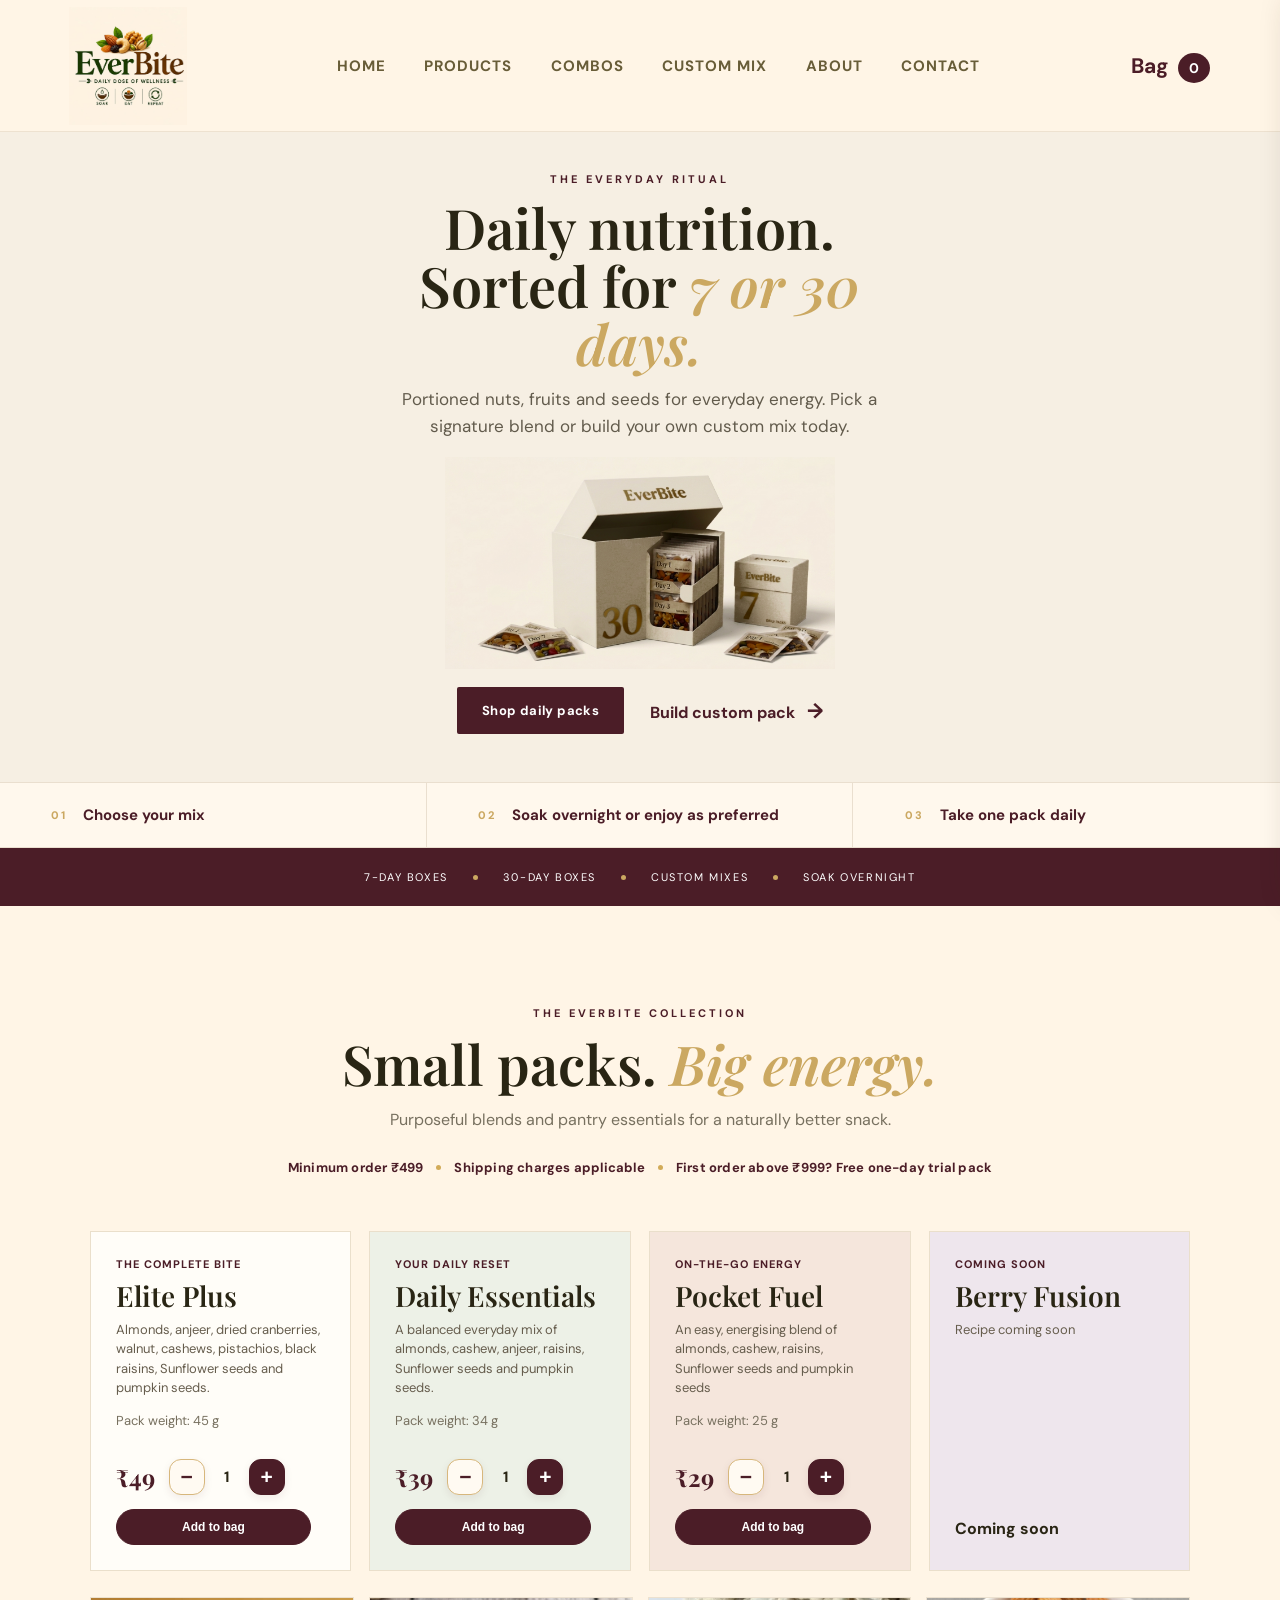
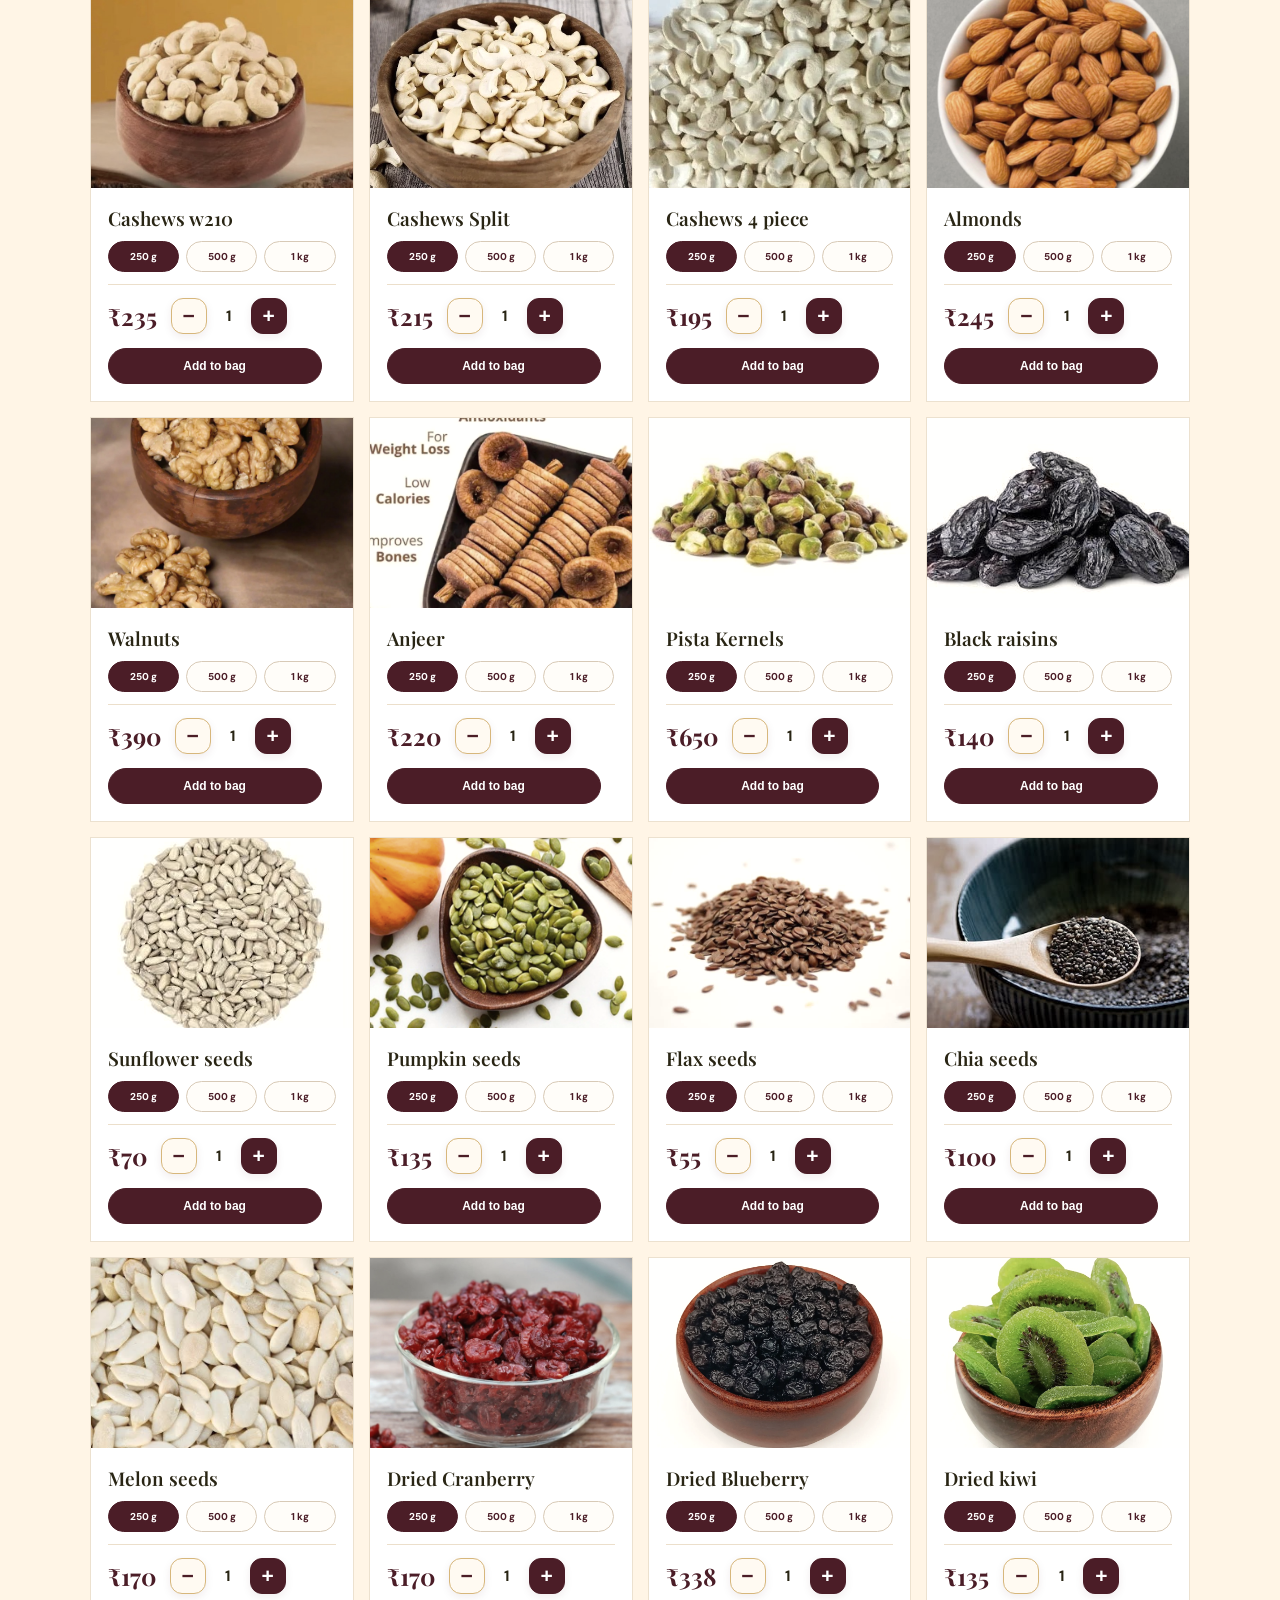
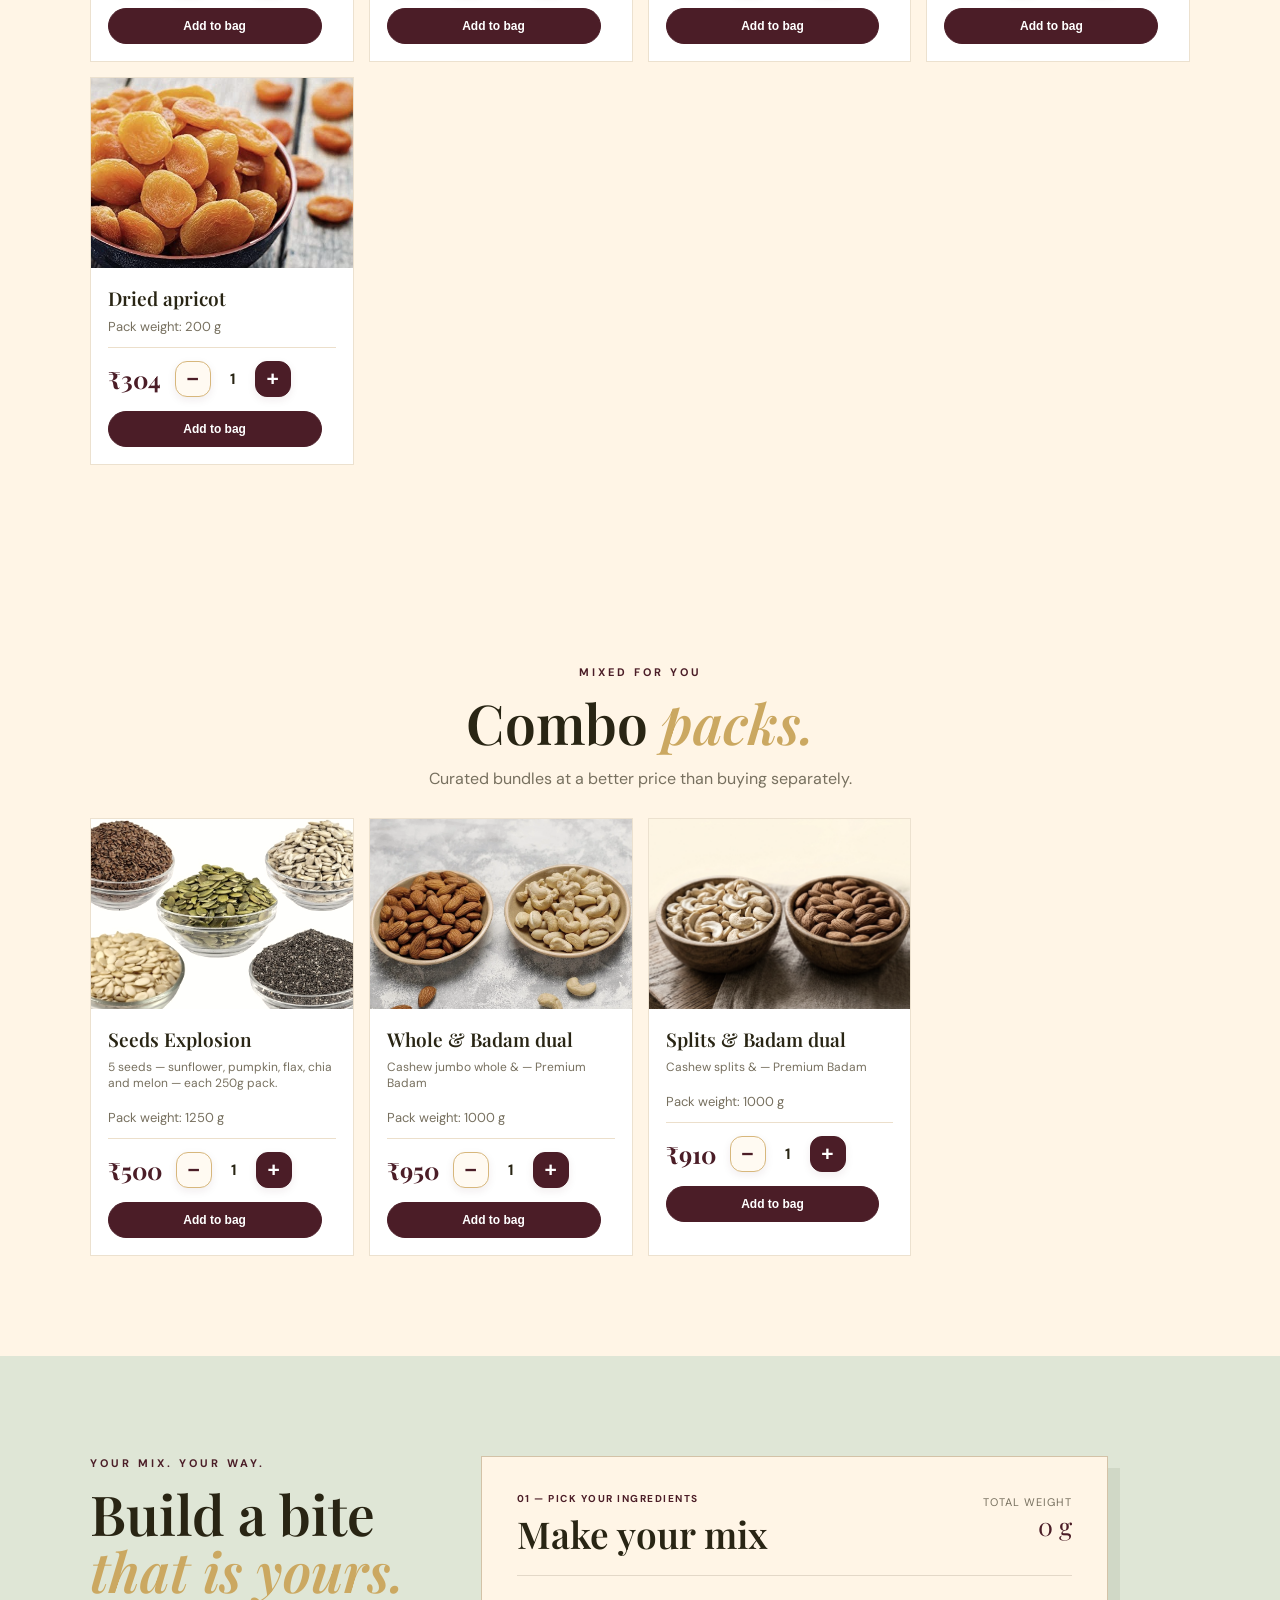
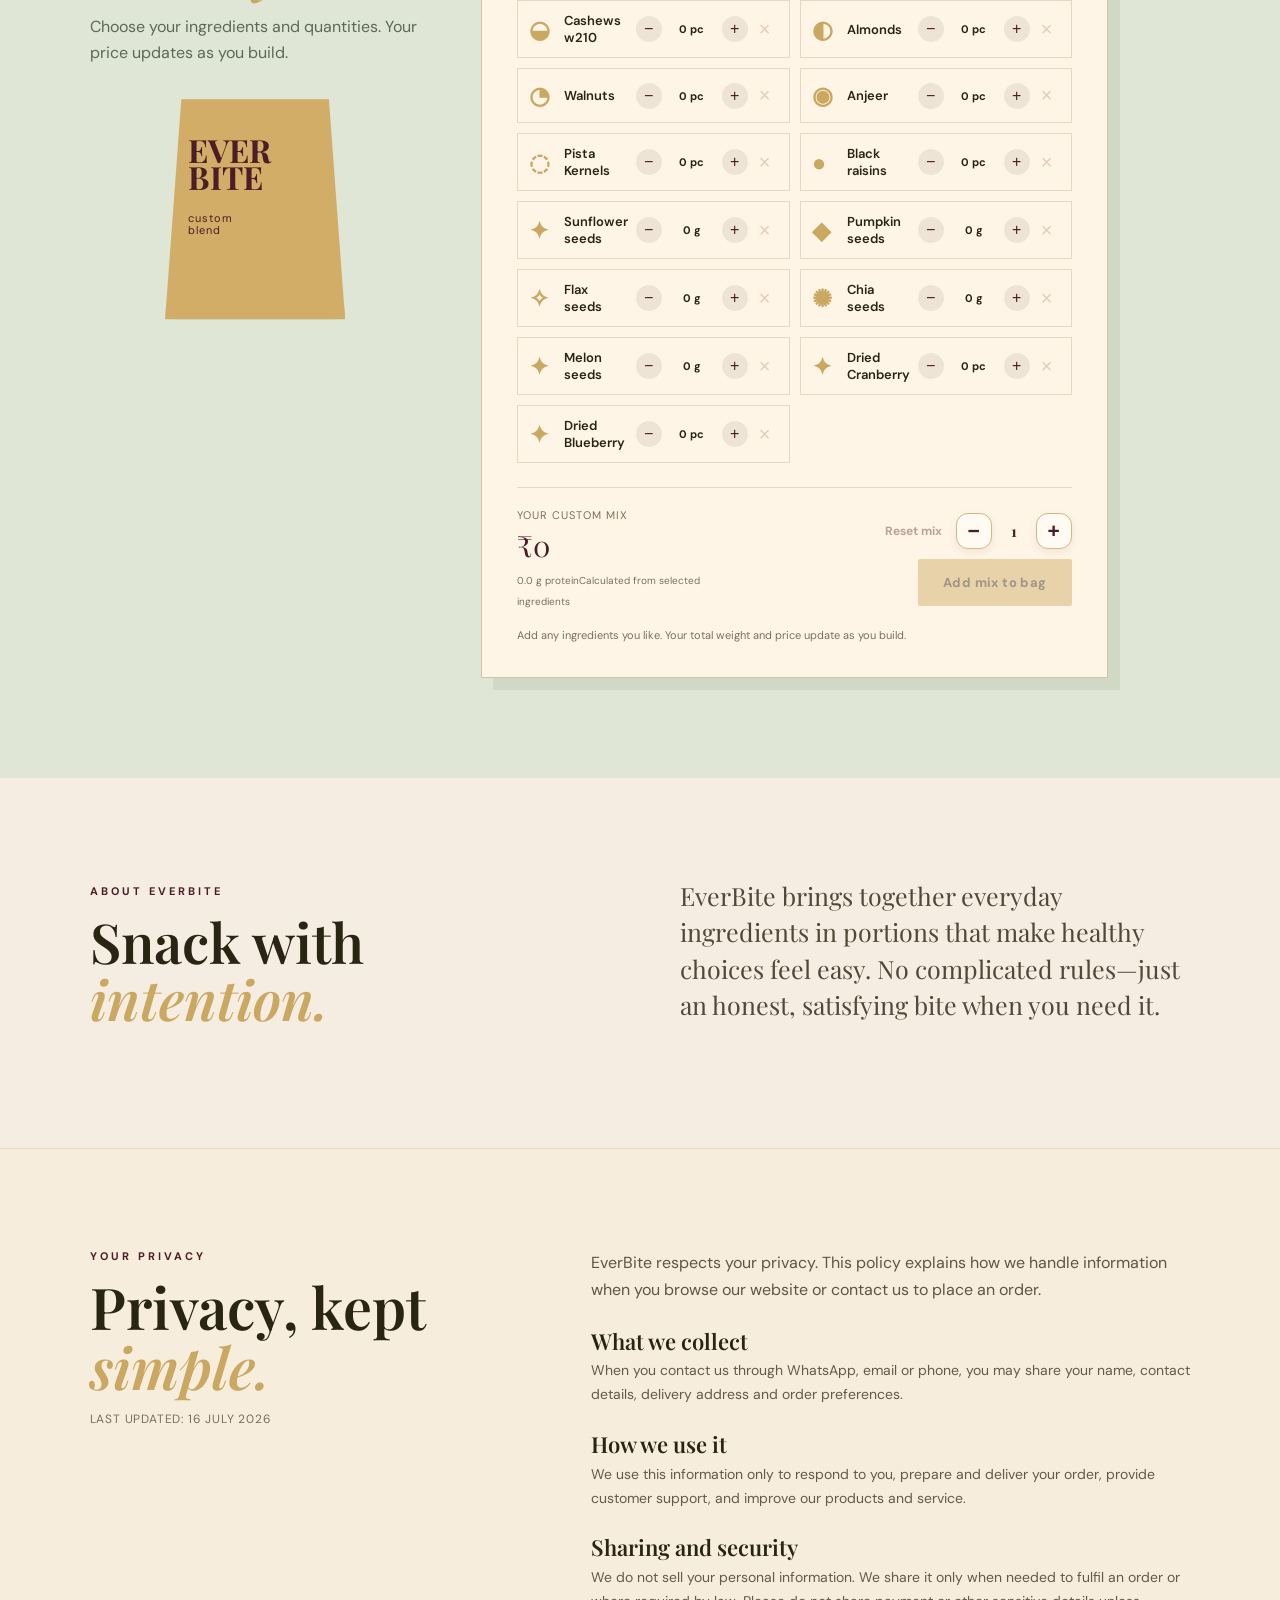
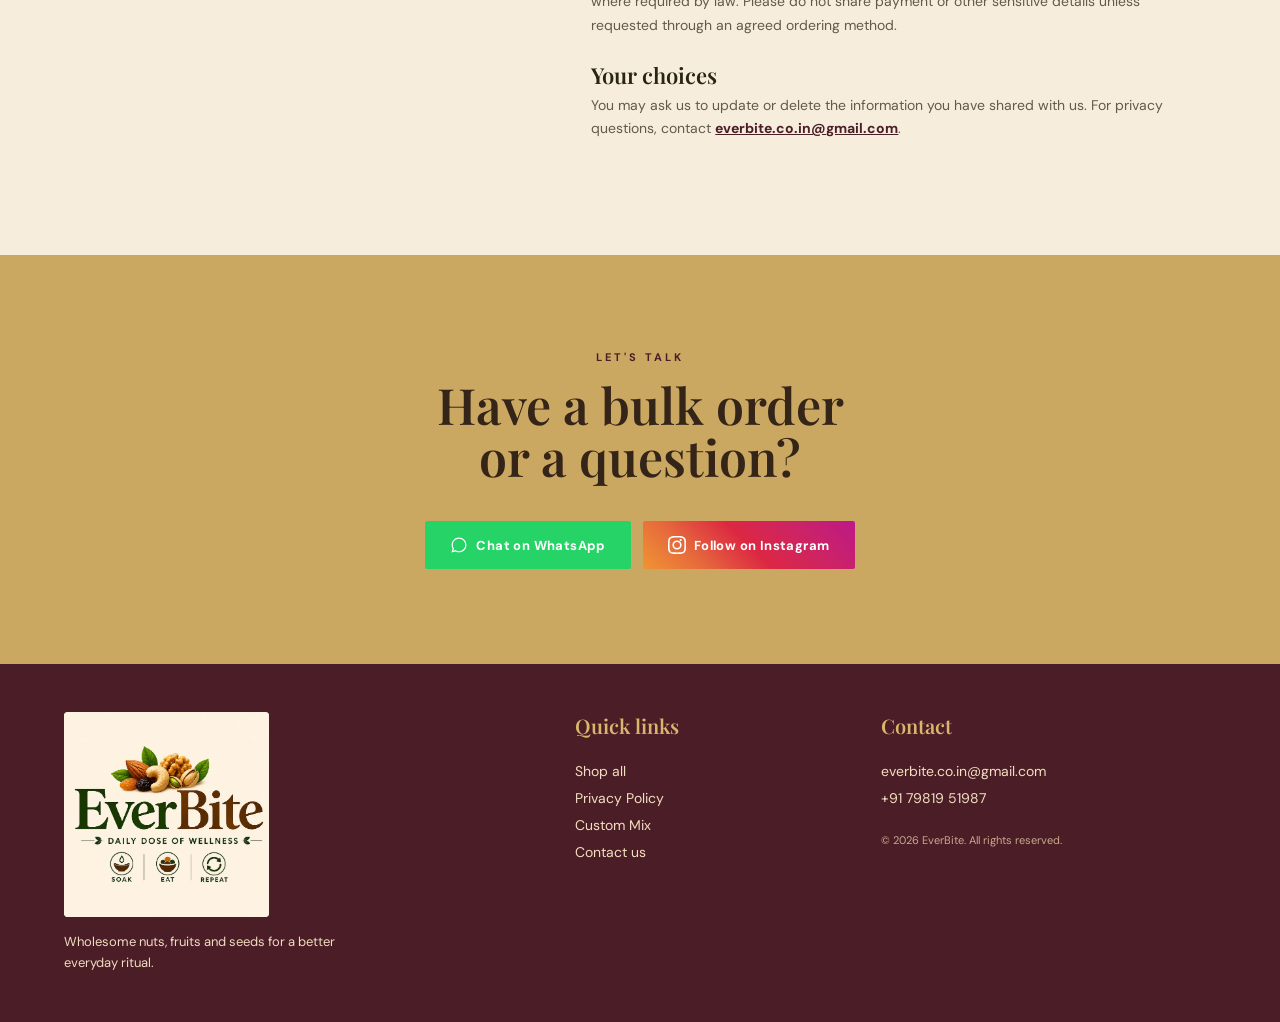
<file: index.html>
<!doctype html>
<html lang="en">

<head>
  <meta charset="UTF-8" />
  <meta name="viewport" content="width=device-width, initial-scale=1.0" />
  <meta name="description" content="EverBite — thoughtfully crafted everyday nutrition." />
  <title>EverBite | Power in every bite</title>
  <link rel="icon" type="image/png" href="assets/images/favicon.png">
  <link rel="preconnect" href="https://fonts.googleapis.com" />
  <link rel="preconnect" href="https://fonts.gstatic.com" crossorigin />
  <link
    href="https://fonts.googleapis.com/css2?family=DM+Sans:wght@400;500;600;700&family=Playfair+Display:wght@500;600;700&display=swap"
    rel="stylesheet" />
  <link rel="stylesheet" href="styles.css" />
</head>

<body>
  <header class="site-header">
    <a class="brand brand-logo" href="#home" aria-label="EverBite home"><img src="assets/images/everbite-logo.jpeg"
        alt="EverBite — Daily Dose of Wellness" /></a>
    <button class="menu-toggle" aria-label="Open navigation" aria-expanded="false">☰</button>
    <nav class="main-nav" aria-label="Main navigation">
      <a href="#home">Home</a><a href="#products">Products</a><a href="#combos">Combos</a><a href="#custom-mix">Custom Mix</a><a
        href="#about">About</a><a href="#contact">Contact</a>
    </nav>
    <button class="cart-button" aria-label="Open cart">Bag <span class="cart-count">0</span></button>
  </header>

  <main>
    <section id="home" class="hero hero-centred">
      <div class="hero-fall hero-fall-left" aria-hidden="true">
        <i class="nut almond a1"></i><i class="nut almond a2"></i><i class="nut cashew c1"></i><i
          class="nut cashew c2"></i><i class="nut walnut w1"></i><i class="nut pista p1"></i><i class="seed s1"></i><i
          class="seed s2"></i>
      </div>
      <div class="hero-copy">
        <p class="eyebrow">THE EVERYDAY RITUAL</p>
        <h1>Daily nutrition. Sorted for <em>7 or 30 days.</em></h1>
        <p class="lead">Portioned nuts, fruits and seeds for everyday energy. Pick a signature blend or build your own
          custom mix today.</p>
        <div class="daily-pack-mockup">
          <img src="assets/images/daily-pack.png" alt="EverBite Daily Pack" class="daily-pack-image">
        </div>
        <div class="hero-actions"><a class="button button-dark" href="#products">Shop daily packs</a><a
            class="text-link" href="#custom-mix">Build custom pack <span>→</span></a></div>
      </div>
      <div class="hero-fall hero-fall-right" aria-label="A slow cascade of dry fruits and seeds">
        <i class="nut almond a1"></i><i class="nut almond a2"></i><i class="nut almond a3"></i><i
          class="nut almond a4"></i>
        <i class="nut cashew c1"></i><i class="nut cashew c2"></i><i class="nut cashew c3"></i>
        <i class="nut walnut w1"></i><i class="nut walnut w2"></i><i class="nut walnut w3"></i>
        <i class="nut pista p1"></i><i class="nut pista p2"></i><i class="nut pista p3"></i>
        <i class="seed s1"></i><i class="seed s2"></i><i class="seed s3"></i><i class="seed s4"></i><i
          class="seed s5"></i>
      </div>
    </section>

    <section class="home-steps" aria-label="How EverBite works">
      <article><span>01</span><strong>Choose your mix</strong></article>
      <article><span>02</span><strong>Soak overnight or enjoy as preferred</strong></article>
      <article><span>03</span><strong>Take one pack daily</strong></article>
    </section>

    <section class="intro-strip"><span>7-day boxes</span><i></i><span>30-day boxes</span><i></i><span>Custom
        mixes</span><i></i><span>Soak overnight</span></section>

    <section id="products" class="section products-section">
      <div class="section-heading">
        <p class="eyebrow">THE EVERBITE COLLECTION</p>
        <h2>Small packs. <em>Big energy.</em></h2>
        <p>Purposeful blends and pantry essentials for a naturally better snack.</p>
      </div>
      <div class="order-benefits" aria-label="Order information"><span>Minimum order ₹499</span><i></i><span>Shipping
          charges applicable</span><i></i><span>First order above ₹999? Free one-day trial pack</span></div>
      <div id="featured-products" class="featured-grid" aria-live="polite"></div>
      <div class="catalogue-heading">
        <h3>Pantry essentials</h3>
        <p>Shop your favourites, simply and honestly.</p>
      </div>
      <div id="single-products" class="product-grid"></div>
    </section>

    <section id="combos" class="section products-section">
      <div class="section-heading">
        <p class="eyebrow">MIXED FOR YOU</p>
        <h2>Combo <em>packs.</em></h2>
        <p>Curated bundles at a better price than buying separately.</p>
      </div>
      <div id="combo-products" class="product-grid"></div>
    </section>

    <section id="custom-mix" class="custom-section">
      <div class="custom-intro">
        <p class="eyebrow">YOUR MIX. YOUR WAY.</p>
        <h2>Build a bite<br /><em>that is yours.</em></h2>
        <p>Choose your ingredients and quantities. Your price updates as you build.</p>
        <div class="mix-bag">EVER<br />BITE <span>custom<br />blend</span></div>
      </div>
      <div class="mixer-card">
        <div class="mixer-top">
          <div>
            <p class="step">01 — PICK YOUR INGREDIENTS</p>
            <h3>Make your mix</h3>
          </div>
          <p class="mix-total"><span>Total weight</span><strong id="mix-weight">0 g</strong></p>
        </div>
        <div id="mixer-ingredients" class="ingredient-list"></div>
        <div class="mixer-footer">
          <div><span>Your custom mix</span><strong id="mix-price">₹0</strong><small id="mix-protein">0.0 g
              protein</small><small>Calculated from selected ingredients</small></div>
          <div class="mixer-actions"><button id="reset-custom-mix" class="reset-mix" type="button" disabled>Reset
              mix</button><button id="add-custom-mix" class="button button-gold" disabled>Add mix to bag</button></div>
        </div>
        <p class="minimum-note">Minimum custom mix: 250 g. Nuts are added by piece; seeds in 5 g portions. Use × to
          remove an ingredient.</p>
      </div>
    </section>

    <section id="about" class="about-section">
      <div>
        <p class="eyebrow">ABOUT EVERBITE</p>
        <h2>Snack with<br /><em>intention.</em></h2>
      </div>
      <p>EverBite brings together everyday ingredients in portions that make healthy choices feel easy. No complicated
        rules—just an honest, satisfying bite when you need it.</p>
    </section>
    <section id="privacy" class="privacy-section" aria-labelledby="privacy-title">
      <div class="privacy-intro">
        <p class="eyebrow">YOUR PRIVACY</p>
        <h2 id="privacy-title">Privacy, kept<br /><em>simple.</em></h2>
        <p>Last updated: 16 July 2026</p>
      </div>
      <div class="privacy-content">
        <p>EverBite respects your privacy. This policy explains how we handle information when you browse our website or
          contact us to place an order.</p>
        <h3>What we collect</h3>
        <p>When you contact us through WhatsApp, email or phone, you may share your name, contact details, delivery
          address and order preferences.</p>
        <h3>How we use it</h3>
        <p>We use this information only to respond to you, prepare and deliver your order, provide customer support, and
          improve our products and service.</p>
        <h3>Sharing and security</h3>
        <p>We do not sell your personal information. We share it only when needed to fulfil an order or where required
          by law. Please do not share payment or other sensitive details unless requested through an agreed ordering
          method.</p>
        <h3>Your choices</h3>
        <p>You may ask us to update or delete the information you have shared with us. For privacy questions, contact <a
            href="mailto:everbite.co.in@gmail.com">everbite.co.in@gmail.com</a>.</p>
      </div>
    </section>
    <section id="contact" class="contact-section">
      <p class="eyebrow">LET'S TALK</p>
      <h2>Have a bulk order<br />or a question?</h2>
      <div class="contact-actions">
        <a class="button button-whatsapp whatsapp-link" href="#">
          <svg width="18" height="18" viewBox="0 0 24 24" fill="currentColor">
            <path
              d="M12.04 2C6.58 2 2.13 6.45 2.13 11.91c0 1.75.46 3.45 1.32 4.95L2 22l5.28-1.38c1.45.79 3.08 1.21 4.76 1.21 5.46 0 9.91-4.45 9.91-9.91C21.95 6.45 17.5 2 12.04 2m0 18.15c-1.48 0-2.93-.4-4.2-1.15l-.3-.18-3.13.82.84-3.05-.2-.31a8.2 8.2 0 0 1-1.26-4.37c0-4.54 3.7-8.24 8.25-8.24 4.54 0 8.24 3.7 8.24 8.24 0 4.55-3.7 8.24-8.24 8.24" />
          </svg>
          Chat on WhatsApp
        </a>
        <a class="button button-instagram" href="https://instagram.com/everbite.co.in" target="_blank" rel="noopener">
          <svg width="18" height="18" viewBox="0 0 24 24" fill="currentColor">
            <path
              d="M12 2.16c3.2 0 3.58.01 4.85.07 3.25.15 4.77 1.69 4.92 4.92.06 1.27.07 1.65.07 4.85s-.01 3.58-.07 4.85c-.15 3.23-1.66 4.77-4.92 4.92-1.27.06-1.64.07-4.85.07s-3.58-.01-4.85-.07c-3.26-.15-4.77-1.7-4.92-4.92-.06-1.27-.07-1.65-.07-4.85s.02-3.58.07-4.85C2.38 3.91 3.9 2.38 7.15 2.23 8.42 2.17 8.8 2.16 12 2.16m0-2.16C8.74 0 8.33.01 7.05.07 2.7.27.27 2.69.07 7.05.01 8.33 0 8.74 0 12s.01 3.67.07 4.95c.2 4.36 2.62 6.78 6.98 6.98C8.33 23.99 8.74 24 12 24s3.67-.01 4.95-.07c4.35-.2 6.78-2.62 6.98-6.98.06-1.28.07-1.69.07-4.95s-.01-3.67-.07-4.95c-.2-4.35-2.62-6.78-6.98-6.98C15.67.01 15.26 0 12 0m0 5.84A6.16 6.16 0 1 0 18.16 12 6.16 6.16 0 0 0 12 5.84m0 10.16A4 4 0 1 1 16 12a4 4 0 0 1-4 4m6.4-10.6a1.44 1.44 0 1 1-1.44-1.44 1.44 1.44 0 0 1 1.44 1.44" />
          </svg>
          Follow on Instagram
        </a>
      </div>
    </section>
  </main>

  <aside class="cart-drawer" aria-label="Shopping bag" aria-hidden="true">
    <div class="cart-header">
      <h2>Your bag</h2><button class="close-cart" aria-label="Close cart">×</button>
    </div>
    <div id="cart-items" class="cart-items"></div>
    <div class="cart-footer">
      <div><span>Total</span><strong id="cart-total">₹0</strong></div><button id="whatsapp-order"
        class="button button-dark">Order on WhatsApp ↗</button><small>Your order details will open in WhatsApp for
        confirmation.</small>
    </div>
  </aside>
  <div class="backdrop"></div>
  <footer>
    <div class="footer-brand"><a class="footer-logo" href="#home"><img src="assets/images/everbite-logo.jpeg"
          alt="EverBite — Daily Dose of Wellness" /></a>
      <p>Wholesome nuts, fruits and seeds for a better everyday ritual.</p>
    </div>
    <div class="footer-links">
      <h3>Quick links</h3><a href="#products">Shop all</a><a href="#privacy">Privacy Policy</a><a
        href="#custom-mix">Custom Mix</a><a href="#contact">Contact us</a>
    </div>
    <div class="footer-contact">
      <h3>Contact</h3><a href="mailto:everbite.co.in@gmail.com">everbite.co.in@gmail.com</a><a
        href="tel:+917981951987">+91 79819 51987</a>
      <p>© <span id="year"></span> EverBite. All rights reserved.</p>
    </div>
  </footer>
  <script src="app.js"></script>
</body>

</html>
</file>
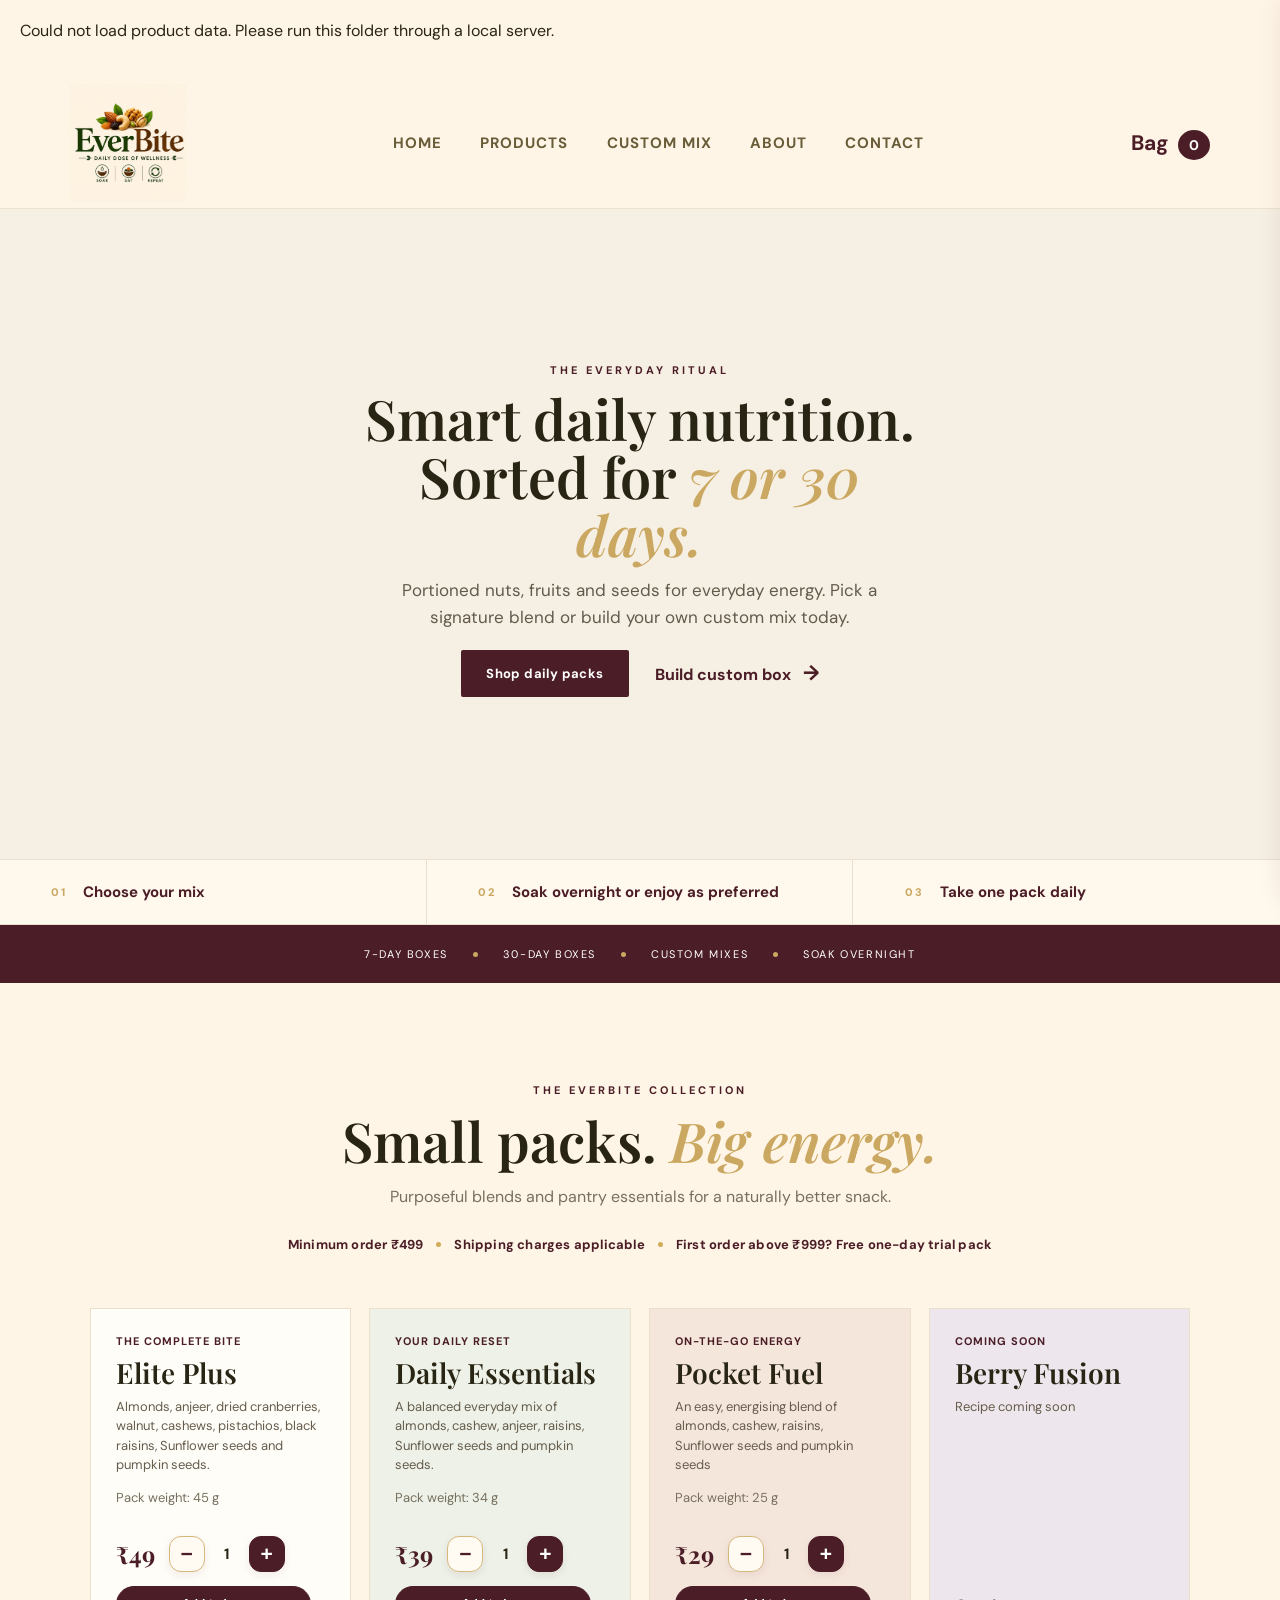
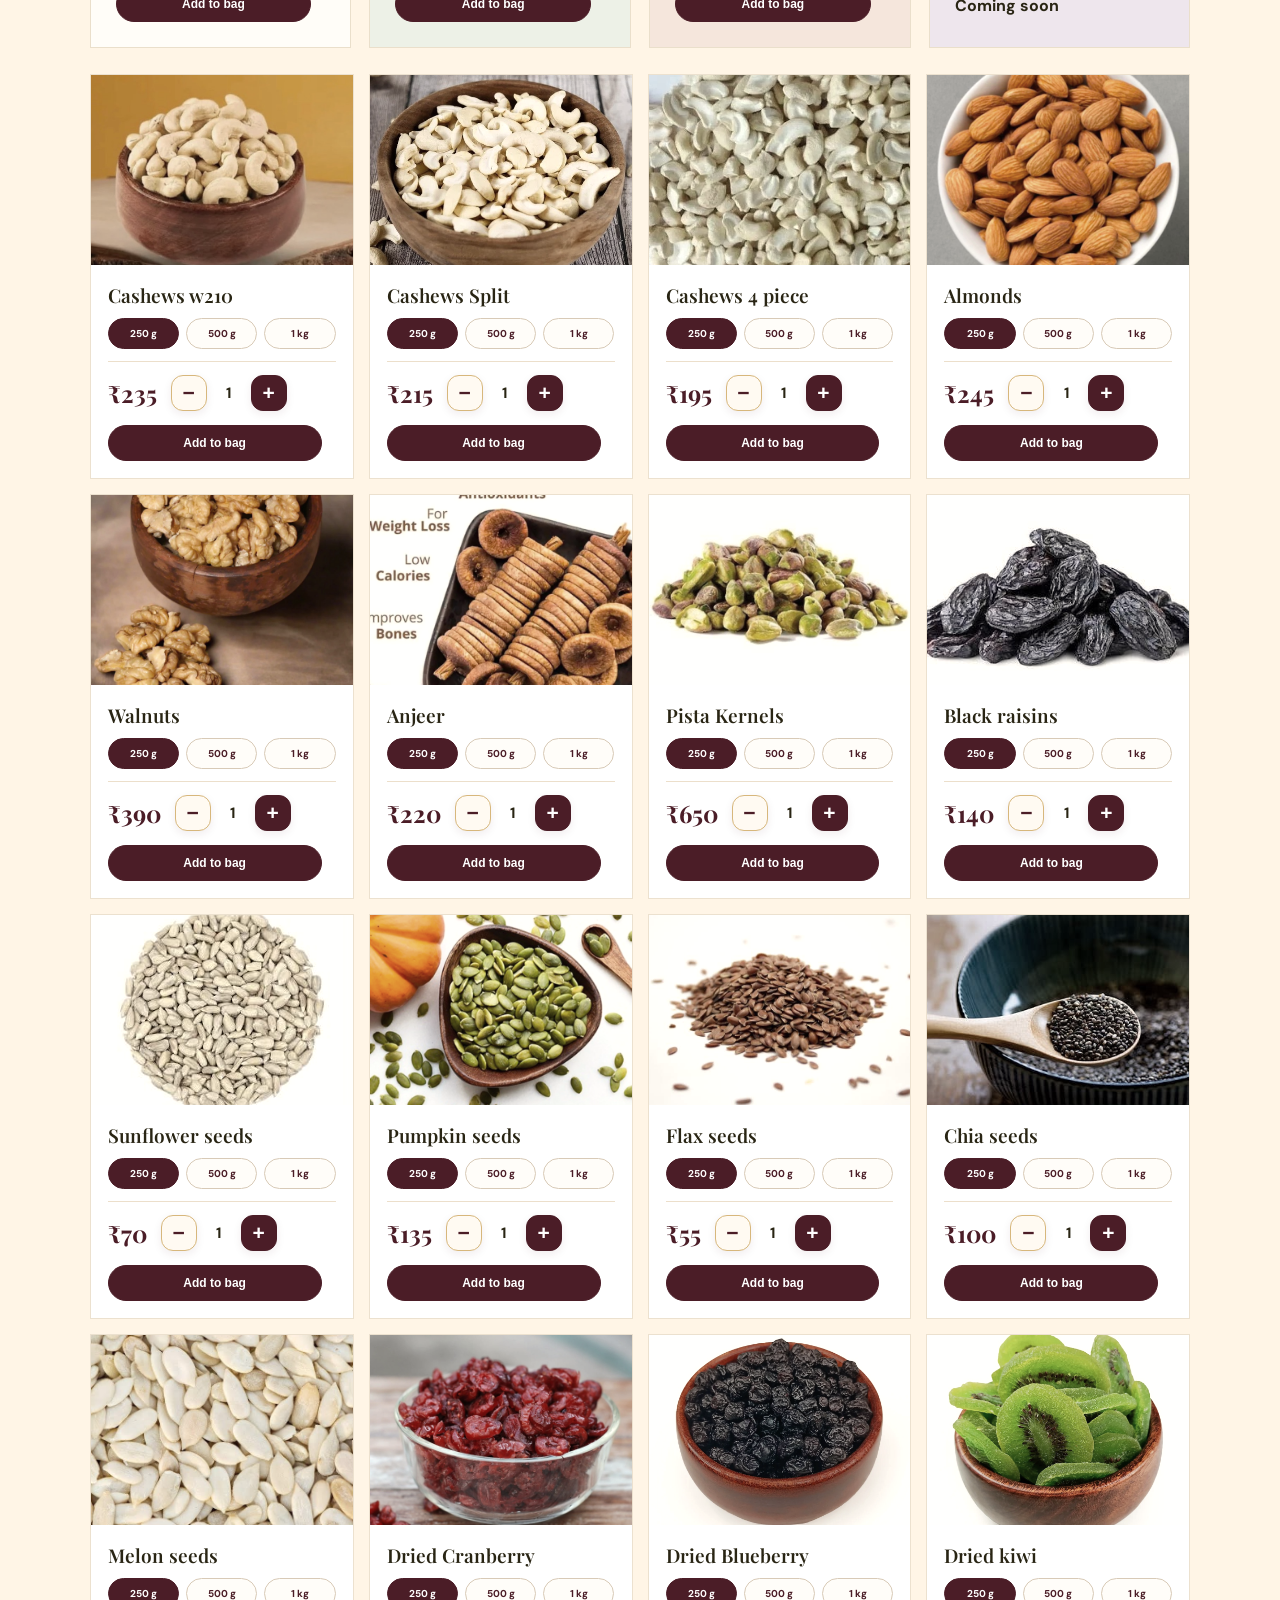
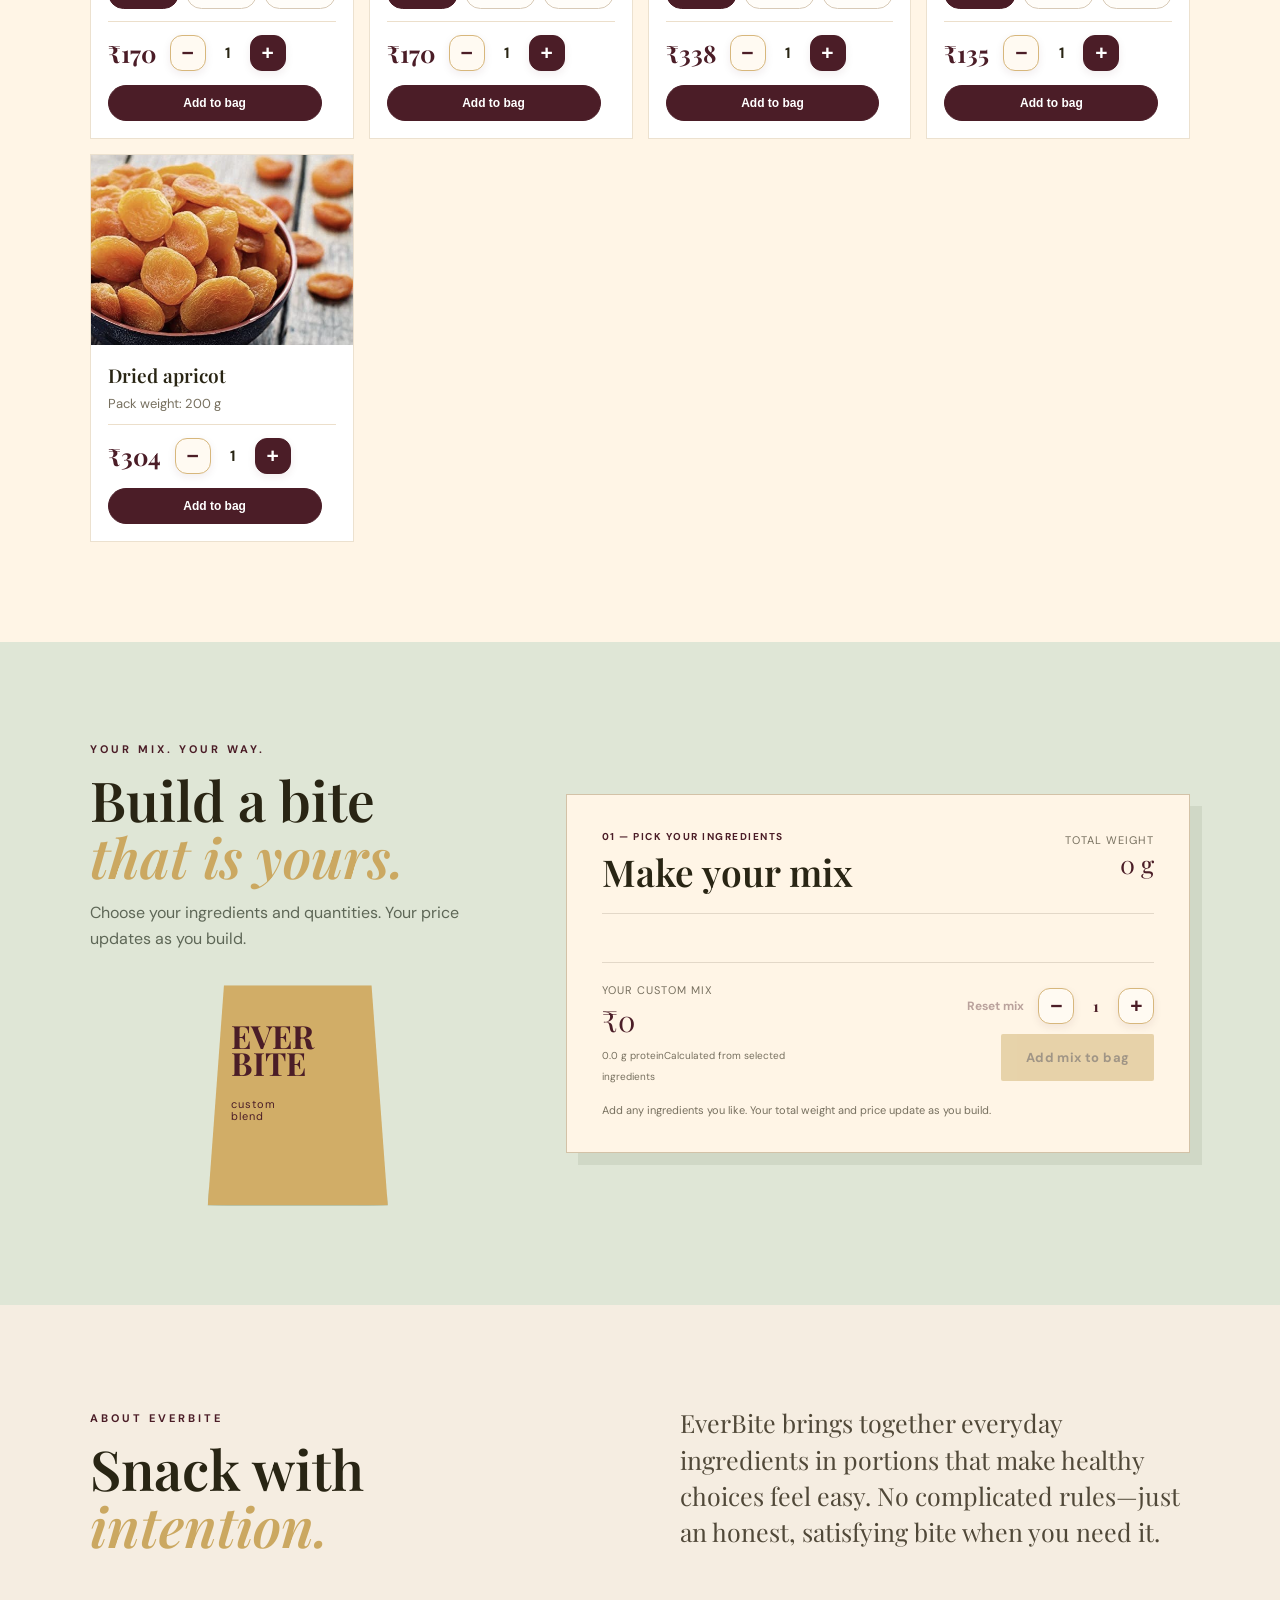
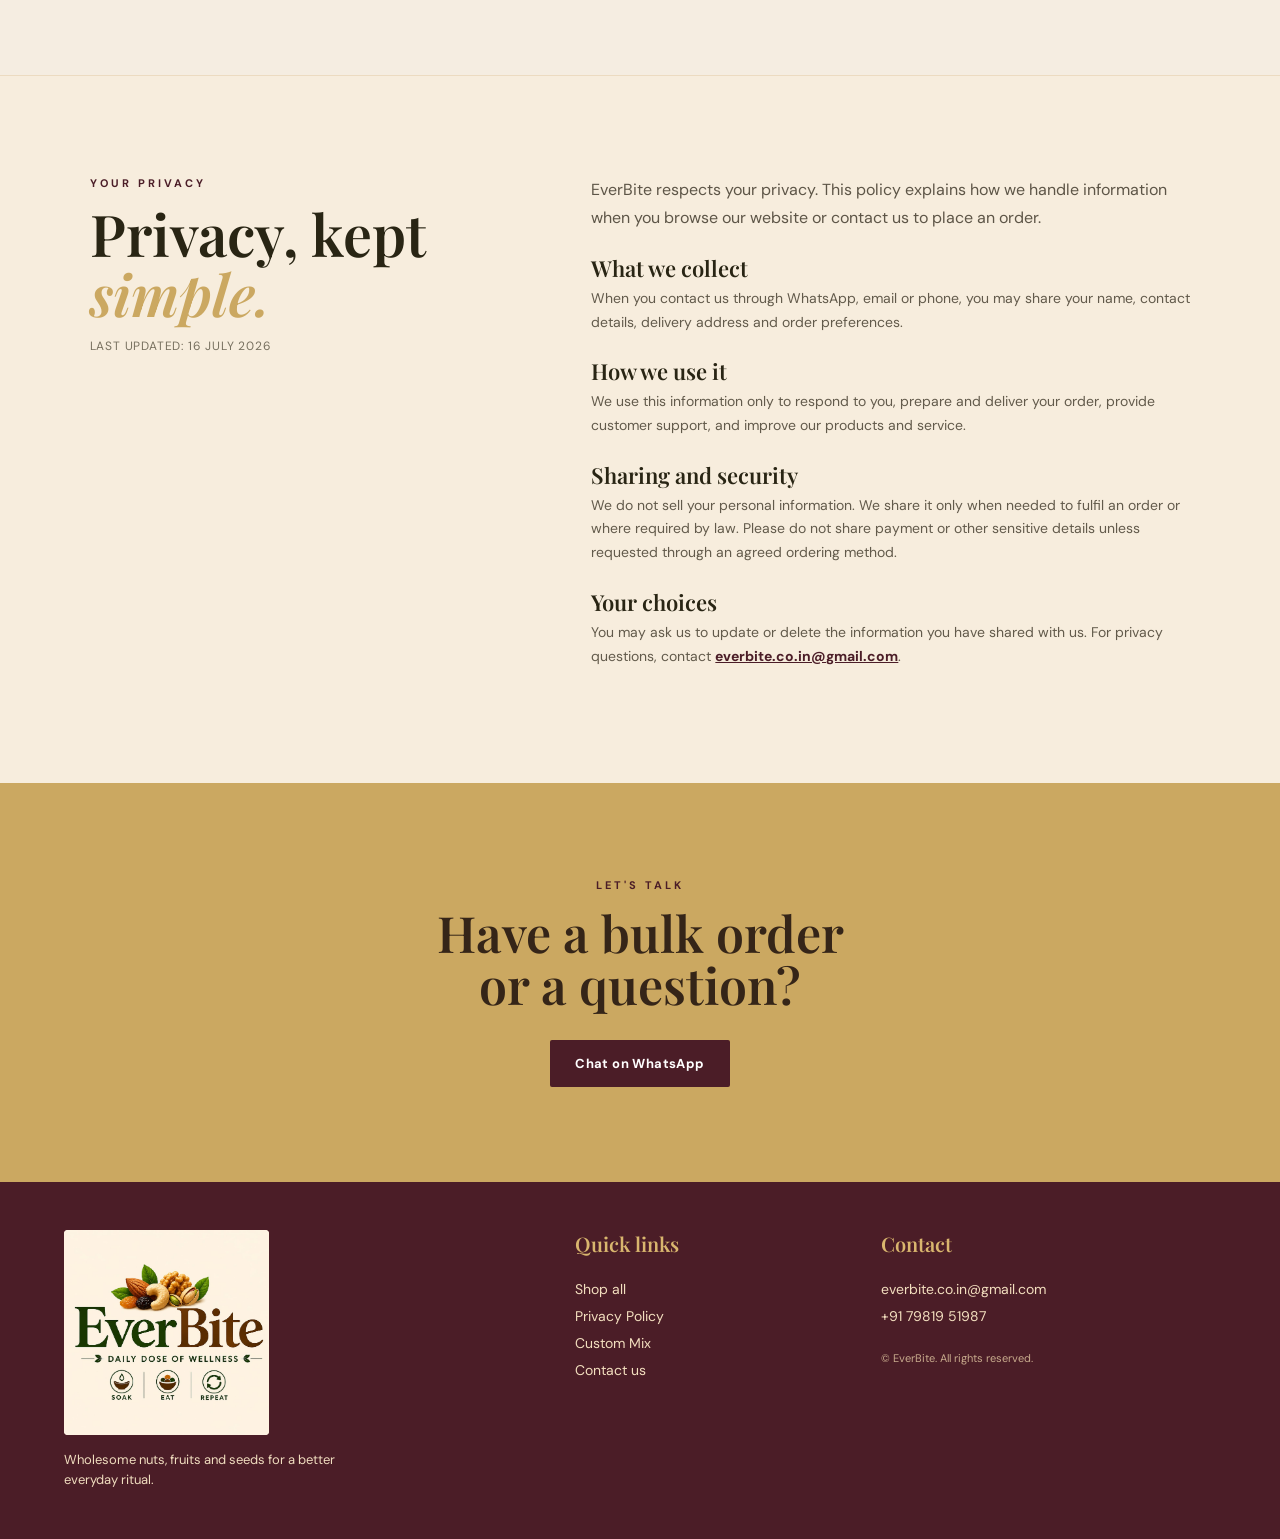
<file: index_copy1.html>
<!doctype html>
<html lang="en">
  <head>
    <meta charset="UTF-8" />
    <meta name="viewport" content="width=device-width, initial-scale=1.0" />
    <meta name="description" content="EverBite — thoughtfully crafted everyday nutrition." />
    <title>EverBite | Power in every bite</title>
    <link rel="preconnect" href="https://fonts.googleapis.com" />
    <link rel="preconnect" href="https://fonts.gstatic.com" crossorigin />
    <link href="https://fonts.googleapis.com/css2?family=DM+Sans:wght@400;500;600;700&family=Playfair+Display:wght@500;600;700&display=swap" rel="stylesheet" />
    <link rel="stylesheet" href="styles.css" />
  </head>
  <body>
    <header class="site-header">
      <a class="brand brand-logo" href="#home" aria-label="EverBite home"><img src="assets/images/everbite-logo.jpeg" alt="EverBite — Daily Dose of Wellness" /></a>
      <button class="menu-toggle" aria-label="Open navigation" aria-expanded="false">☰</button>
      <nav class="main-nav" aria-label="Main navigation">
        <a href="#home">Home</a><a href="#products">Products</a><a href="#custom-mix">Custom Mix</a><a href="#about">About</a><a href="#contact">Contact</a>
      </nav>
      <button class="cart-button" aria-label="Open cart">Bag <span class="cart-count">0</span></button>
    </header>

    <main>
      <section id="home" class="hero hero-centred">
        <div class="hero-fall hero-fall-left" aria-hidden="true">
          <i class="nut almond a1"></i><i class="nut almond a2"></i><i class="nut cashew c1"></i><i class="nut cashew c2"></i><i class="nut walnut w1"></i><i class="nut pista p1"></i><i class="seed s1"></i><i class="seed s2"></i>
        </div>
        <div class="hero-copy">
          <p class="eyebrow">THE EVERYDAY RITUAL</p>
          <h1>Smart daily nutrition. Sorted for <em>7 or 30 days.</em></h1>
          <p class="lead">Portioned nuts, fruits and seeds for everyday energy. Pick a signature blend or build your own custom mix today.</p>
          
          <div class="hero-actions"><a class="button button-dark" href="#products">Shop daily packs</a><a class="text-link" href="#custom-mix">Build custom box <span>→</span></a></div>
        </div>
        <div class="hero-fall hero-fall-right" aria-label="A slow cascade of dry fruits and seeds">
          <i class="nut almond a1"></i><i class="nut almond a2"></i><i class="nut almond a3"></i><i class="nut almond a4"></i>
          <i class="nut cashew c1"></i><i class="nut cashew c2"></i><i class="nut cashew c3"></i>
          <i class="nut walnut w1"></i><i class="nut walnut w2"></i><i class="nut walnut w3"></i>
          <i class="nut pista p1"></i><i class="nut pista p2"></i><i class="nut pista p3"></i>
          <i class="seed s1"></i><i class="seed s2"></i><i class="seed s3"></i><i class="seed s4"></i><i class="seed s5"></i>
        </div>
      </section>

      <section class="home-steps" aria-label="How EverBite works">
        <article><span>01</span><strong>Choose your mix</strong></article>
        <article><span>02</span><strong>Soak overnight or enjoy as preferred</strong></article>
        <article><span>03</span><strong>Take one pack daily</strong></article>
      </section>

      <section class="intro-strip"><span>7-day boxes</span><i></i><span>30-day boxes</span><i></i><span>Custom mixes</span><i></i><span>Soak overnight</span></section>

      <section id="products" class="section products-section">
        <div class="section-heading"><p class="eyebrow">THE EVERBITE COLLECTION</p><h2>Small packs. <em>Big energy.</em></h2><p>Purposeful blends and pantry essentials for a naturally better snack.</p></div>
        <div class="order-benefits" aria-label="Order information"><span>Minimum order ₹499</span><i></i><span>Shipping charges applicable</span><i></i><span>First order above ₹999? Free one-day trial pack</span></div>
        <div id="featured-products" class="featured-grid" aria-live="polite"></div>
        <div class="catalogue-heading"><h3>Pantry essentials</h3><p>Shop your favourites, simply and honestly.</p></div>
        <div id="single-products" class="product-grid"></div>
      </section>

      <section id="custom-mix" class="custom-section">
        <div class="custom-intro"><p class="eyebrow">YOUR MIX. YOUR WAY.</p><h2>Build a bite<br /><em>that is yours.</em></h2><p>Choose your ingredients and quantities. Your price updates as you build.</p><div class="mix-bag">EVER<br />BITE <span>custom<br />blend</span></div></div>
        <div class="mixer-card">
          <div class="mixer-top"><div><p class="step">01 — PICK YOUR INGREDIENTS</p><h3>Make your mix</h3></div><p class="mix-total"><span>Total weight</span><strong id="mix-weight">0 g</strong></p></div>
          <div id="mixer-ingredients" class="ingredient-list"></div>
          <div class="mixer-footer"><div><span>Your custom mix</span><strong id="mix-price">₹0</strong><small id="mix-protein">0.0 g protein</small><small>Calculated from selected ingredients</small></div><div class="mixer-actions"><button id="reset-custom-mix" class="reset-mix" type="button" disabled>Reset mix</button><button id="add-custom-mix" class="button button-gold" disabled>Add mix to bag</button></div></div>
          <p class="minimum-note">Minimum custom mix: 250 g. Nuts are added by piece; seeds in 5 g portions. Use × to remove an ingredient.</p>
        </div>
      </section>

      <section id="about" class="about-section"><div><p class="eyebrow">ABOUT EVERBITE</p><h2>Snack with<br /><em>intention.</em></h2></div><p>EverBite brings together everyday ingredients in portions that make healthy choices feel easy. No complicated rules—just an honest, satisfying bite when you need it.</p></section>
      <section id="privacy" class="privacy-section" aria-labelledby="privacy-title">
        <div class="privacy-intro"><p class="eyebrow">YOUR PRIVACY</p><h2 id="privacy-title">Privacy, kept<br /><em>simple.</em></h2><p>Last updated: 16 July 2026</p></div>
        <div class="privacy-content">
          <p>EverBite respects your privacy. This policy explains how we handle information when you browse our website or contact us to place an order.</p>
          <h3>What we collect</h3><p>When you contact us through WhatsApp, email or phone, you may share your name, contact details, delivery address and order preferences.</p>
          <h3>How we use it</h3><p>We use this information only to respond to you, prepare and deliver your order, provide customer support, and improve our products and service.</p>
          <h3>Sharing and security</h3><p>We do not sell your personal information. We share it only when needed to fulfil an order or where required by law. Please do not share payment or other sensitive details unless requested through an agreed ordering method.</p>
          <h3>Your choices</h3><p>You may ask us to update or delete the information you have shared with us. For privacy questions, contact <a href="mailto:everbite.co.in@gmail.com">everbite.co.in@gmail.com</a>.</p>
        </div>
      </section>
      <section id="contact" class="contact-section"><p class="eyebrow">LET'S TALK</p><h2>Have a bulk order<br />or a question?</h2><a class="button button-dark whatsapp-link" href="#">Chat on WhatsApp</a></section>
    </main>

    <aside class="cart-drawer" aria-label="Shopping bag" aria-hidden="true"><div class="cart-header"><h2>Your bag</h2><button class="close-cart" aria-label="Close cart">×</button></div><div id="cart-items" class="cart-items"></div><div class="cart-footer"><div><span>Total</span><strong id="cart-total">₹0</strong></div><button id="whatsapp-order" class="button button-dark">Order on WhatsApp ↗</button><small>Your order details will open in WhatsApp for confirmation.</small></div></aside>
    <div class="backdrop"></div>
    <footer>
      <div class="footer-brand"><a class="footer-logo" href="#home"><img src="assets/images/everbite-logo.jpeg" alt="EverBite — Daily Dose of Wellness" /></a><p>Wholesome nuts, fruits and seeds for a better everyday ritual.</p></div>
      <div class="footer-links"><h3>Quick links</h3><a href="#products">Shop all</a><a href="#privacy">Privacy Policy</a><a href="#custom-mix">Custom Mix</a><a href="#contact">Contact us</a></div>
      <div class="footer-contact"><h3>Contact</h3><a href="mailto:everbite.co.in@gmail.com">everbite.co.in@gmail.com</a><a href="tel:+917981951987">+91 79819 51987</a><p>© <span id="year"></span> EverBite. All rights reserved.</p></div>
    </footer>
    <script src="app.js"></script>
  </body>
</html>
</file>
<file: styles.css>
:root{--ink:#292514;--wine:#4b1d27;--gold:#cba861;--cream:#fbf6ee;--sand:#efe4d2;--sage:#dfe6d6;--muted:#77705f}*{box-sizing:border-box}html{scroll-behavior:smooth}body{margin:0;background:var(--cream);color:var(--ink);font-family:"DM Sans",sans-serif}h1,h2,h3,p{margin-top:0}h1,h2,h3{font-family:"Playfair Display",serif;font-weight:600;line-height:1.04}em{color:var(--gold);font-style:italic}.site-header{height:82px;padding:0 clamp(20px,5vw,76px);display:flex;align-items:center;justify-content:space-between;background:rgba(251,246,238,.96);position:sticky;top:0;z-index:10;border-bottom:1px solid #eee2d0}.brand{font-family:"Playfair Display",serif;color:var(--wine);font-size:28px;font-weight:700;text-decoration:none;line-height:.8;position:relative}.brand>span{color:var(--gold);font-style:italic;font-size:39px}.brand small{font:500 8px "DM Sans",sans-serif;letter-spacing:1px;color:var(--gold);display:block;margin:3px 0 0 22px}.main-nav{display:flex;gap:clamp(16px,3vw,45px)}.main-nav a{text-decoration:none;color:#685d38;text-transform:uppercase;font-size:13px;font-weight:700;letter-spacing:1px}.cart-button,.menu-toggle{border:0;background:none;color:var(--wine);font:700 14px "DM Sans",sans-serif;cursor:pointer}.cart-count{background:var(--wine);color:#fff;border-radius:50%;font-size:11px;padding:3px 7px;margin-left:4px}.menu-toggle{display:none;font-size:24px}.hero{min-height:630px;display:grid;grid-template-columns:1.05fr .95fr;align-items:center;overflow:hidden;background:linear-gradient(115deg,#f9f2e7 45%,#e7e1cf)}.hero-copy{padding:80px 4vw 80px max(7vw,30px)}.eyebrow{color:var(--wine);font-size:11px;font-weight:700;letter-spacing:3px}.hero h1{font-size:clamp(47px,5.6vw,82px);margin:22px 0}.lead{font-size:17px;line-height:1.6;max-width:480px;color:#625b4c}.hero-actions{display:flex;gap:26px;align-items:center;margin-top:34px}.button{display:inline-flex;align-items:center;justify-content:center;border:0;border-radius:2px;padding:15px 25px;cursor:pointer;text-decoration:none;font:700 13px "DM Sans",sans-serif;letter-spacing:.4px}.button-dark{background:var(--wine);color:#fff}.button-gold{background:var(--gold);color:#2e2313}.text-link{color:var(--wine);font-weight:700;text-decoration:none}.text-link span{font-size:21px;margin-left:8px}.hero-art{height:100%;min-height:630px;position:relative;overflow:hidden;background:radial-gradient(circle at 60% 42%,#fff 0 5%,transparent 34%)}.sun{height:420px;width:420px;background:#e5c884;border-radius:50%;position:absolute;top:120px;left:5%;opacity:.5}.bowl{position:absolute;top:245px;left:13%;height:290px;width:440px;max-width:75%;border-radius:50% 50% 46% 46%;background:radial-gradient(ellipse at 50% 25%,#dca373 2%,#6c271e 18%,#42171a 51%,#240e10 75%);box-shadow:0 35px 26px rgba(55,24,10,.25);display:flex;align-items:flex-start;justify-content:center;gap:8px;padding:83px 45px;transform:rotate(-3deg)}.bowl span{font-size:12px;background:#cf9760;color:#492618;border-radius:50%;padding:23px 9px;box-shadow:0 4px 4px #311}.bowl span:nth-child(2n){background:#e0c38a}.hero-art>p{position:absolute;bottom:40px;right:13%;color:var(--wine);font:16px "Playfair Display",serif;text-align:right;letter-spacing:1px}.hero-art strong{font-size:24px}.intro-strip{display:flex;justify-content:center;align-items:center;gap:25px;padding:22px;background:var(--wine);color:#fff;font-size:11px;letter-spacing:1.6px;text-transform:uppercase}.intro-strip i{height:5px;width:5px;border-radius:50%;background:var(--gold)}.section{padding:100px clamp(22px,7vw,108px)}.section-heading{text-align:center;max-width:600px;margin:auto}.section-heading h2,.custom-intro h2,.about-section h2,.contact-section h2{font-size:clamp(38px,4.3vw,62px);margin:15px 0}.section-heading>p:last-child{line-height:1.6;color:var(--muted)}.featured-grid{display:grid;grid-template-columns:repeat(4,minmax(0,1fr));gap:18px;margin-top:55px}.mix-card{min-height:340px;padding:25px;display:flex;flex-direction:column;background:#fffdf8;border:1px solid #eadfcb;position:relative;overflow:hidden}.mix-card:nth-child(2){background:#edf1e7}.mix-card:nth-child(3){background:#f5e6dc}.mix-card:nth-child(4){background:#eee6ed}.mix-card:before{content:"";width:160px;height:160px;border:1px solid #d9b77f;border-radius:50%;position:absolute;right:-65px;bottom:-55px}.product-kicker{font-size:11px;color:var(--wine);font-weight:700;letter-spacing:1px;text-transform:uppercase}.mix-card h3{font-size:28px;margin:10px 0}.mix-card p{font-size:13px;line-height:1.5;color:#665d4d}.mix-card .ingredients{margin-top:auto;font-size:11px}.price-row{display:flex;align-items:center;justify-content:space-between;margin-top:15px}.price-row strong{font:700 23px "Playfair Display",serif;color:var(--wine)}.add-button{background:none;border:1px solid var(--wine);padding:9px 13px;color:var(--wine);font-weight:700;cursor:pointer}.catalogue-heading{text-align:center;margin:100px 0 32px}.catalogue-heading h3{font-size:37px;margin-bottom:6px}.catalogue-heading p{color:var(--muted)}.product-grid{display:grid;grid-template-columns:repeat(4,minmax(0,1fr));gap:15px}.product-card{padding:21px;background:#fff;border:1px solid #ece1cf}.product-symbol{font-size:42px;color:var(--gold);display:block;height:54px}.product-card h3{font:600 19px "Playfair Display",serif;margin:16px 0 7px}.product-card p{font-size:12px;color:var(--muted);margin-bottom:18px}.product-card button{width:100%;border:0;border-top:1px solid #ecdfcb;background:none;padding-top:13px;text-align:left;color:var(--wine);font-weight:700;cursor:pointer}.custom-section{display:grid;grid-template-columns:.8fr 1.2fr;gap:60px;padding:100px clamp(22px,7vw,108px);background:var(--sage)}.custom-intro>p:not(.eyebrow){max-width:370px;line-height:1.6;color:#5e6757}.mix-bag{width:180px;height:220px;margin:34px auto 0;padding:38px 23px;background:#d1ad67;clip-path:polygon(9% 0,91% 0,100% 100%,0 100%);color:var(--wine);font:700 32px "Playfair Display",serif;line-height:.82;box-shadow:0 14px 20px #8c976e}.mix-bag span{display:block;font:11px "DM Sans",sans-serif;letter-spacing:1px;line-height:1.1;margin-top:22px}.mixer-card{align-self:center;background:var(--cream);border:1px solid #d3c2a7;padding:35px;box-shadow:12px 12px 0 rgba(83,99,66,.11)}.mixer-top{display:flex;justify-content:space-between;border-bottom:1px solid #e3d8c8;padding-bottom:22px}.step{font-size:10px;letter-spacing:1.5px;color:var(--wine);font-weight:700}.mixer-top h3{font-size:37px;margin:0}.mix-total{text-align:right;margin:3px 0}.mix-total span,.mixer-footer span{display:block;font-size:11px;color:var(--muted);text-transform:uppercase;letter-spacing:1px}.mix-total strong{font:25px "Playfair Display",serif;color:var(--wine)}.ingredient-list{display:grid;grid-template-columns:repeat(2,1fr);gap:10px;margin:24px 0}.ingredient-control{border:1px solid #e4d8c6;padding:11px;display:grid;grid-template-columns:27px 1fr auto;align-items:center;gap:8px}.ingredient-icon{font-size:24px;color:var(--gold)}.ingredient-control span{font-size:13px;font-weight:600}.quantity-control{display:flex;align-items:center;gap:4px}.quantity-control button{border:0;background:#eee4d5;color:var(--wine);height:26px;width:26px;border-radius:50%;font-size:16px;cursor:pointer}.quantity-control strong{font-size:11px;min-width:35px;text-align:center}.mixer-footer{border-top:1px solid #e3d8c8;padding-top:20px;display:flex;align-items:center;justify-content:space-between}.mixer-footer strong{display:block;color:var(--wine);font:29px "Playfair Display",serif;margin:4px 0}.mixer-footer small{color:var(--muted);font-size:10px}.button:disabled{opacity:.45;cursor:not-allowed}.minimum-note{font-size:11px;color:var(--muted);margin:18px 0 0}.about-section{display:grid;grid-template-columns:1fr 1fr;gap:80px;align-items:center;padding:100px max(7vw,30px);background:#f5ede1}.about-section>p{font:25px/1.45 "Playfair Display",serif;color:#504838}.contact-section{text-align:center;padding:95px 22px;background:var(--gold);color:#352518}.contact-section h2{font-size:50px}.contact-section .button{margin-top:14px}.cart-drawer{position:fixed;z-index:20;right:0;top:0;width:min(420px,100%);height:100dvh;background:var(--cream);transform:translateX(105%);transition:transform .3s;padding:25px;display:flex;flex-direction:column;box-shadow:-10px 0 30px #37241b33}.cart-drawer.open{transform:translateX(0)}.backdrop{position:fixed;inset:0;background:#2a171bb3;opacity:0;visibility:hidden;z-index:15;transition:.3s}.backdrop.open{opacity:1;visibility:visible}.cart-header{display:flex;justify-content:space-between;align-items:center;border-bottom:1px solid #dfd1bd}.cart-header h2{font-size:33px}.close-cart{border:0;background:none;font-size:30px;color:var(--wine);cursor:pointer}.cart-items{overflow:auto;flex:1;padding:15px 0}.empty-cart{text-align:center;padding-top:60px;color:var(--muted)}.cart-item{display:grid;grid-template-columns:1fr auto;gap:10px;border-bottom:1px solid #e5d9c7;padding:14px 0}.cart-item h3{font-size:19px;margin:0 0 5px}.cart-item p{font-size:12px;margin:0;color:var(--muted)}.cart-item button{border:0;background:none;color:var(--wine);cursor:pointer;font-size:12px}.cart-item strong{color:var(--wine)}.cart-footer{border-top:1px solid #d8c7af;padding-top:18px}.cart-footer>div{display:flex;justify-content:space-between;align-items:end;margin-bottom:15px}.cart-footer span{font-size:12px;text-transform:uppercase;letter-spacing:1px}.cart-footer strong{font:32px "Playfair Display",serif;color:var(--wine)}.cart-footer .button{width:100%}.cart-footer small{display:block;margin-top:12px;line-height:1.45;color:var(--muted);font-size:10px}footer{display:flex;justify-content:space-between;align-items:center;padding:30px max(5vw,22px);background:#34261d;color:#eadbc4}footer .brand{color:#fff}footer p{margin:0;font-size:11px;color:#bcae99}
@media(max-width:900px){.main-nav{gap:15px}.featured-grid{grid-template-columns:repeat(2,minmax(0,1fr))}.product-grid{grid-template-columns:repeat(3,minmax(0,1fr))}.custom-section{gap:30px}}@media(max-width:680px){.site-header{height:70px;padding:0 18px}.menu-toggle{display:block;order:3}.main-nav{display:none;position:absolute;top:70px;left:0;right:0;background:var(--cream);padding:20px;flex-direction:column;gap:20px;border-bottom:1px solid #e8dbc6}.main-nav.open{display:flex}.cart-button{margin-left:auto;margin-right:18px}.hero{grid-template-columns:1fr}.hero-copy{padding:70px 25px 38px}.hero-art{min-height:380px}.sun{width:300px;height:300px;top:20px;left:15%}.bowl{top:120px;left:17%;height:185px;width:290px;padding:49px 25px}.bowl span{font-size:8px;padding:14px 5px}.hero-art>p{bottom:15px}.intro-strip{gap:11px;font-size:8px;padding:16px 8px}.section,.custom-section{padding:65px 20px}.featured-grid,.product-grid{grid-template-columns:repeat(2,minmax(0,1fr))}.mix-card{min-height:300px;padding:17px}.mix-card h3{font-size:24px}.custom-section{grid-template-columns:1fr}.custom-intro .mix-bag{display:none}.mixer-card{padding:22px}.mixer-top h3{font-size:29px}.ingredient-list{grid-template-columns:1fr}.about-section{grid-template-columns:1fr;gap:20px;padding:65px 25px}.about-section>p{font-size:21px}.contact-section h2{font-size:39px}.mixer-footer{align-items:flex-end;gap:8px}.mixer-footer .button{padding:13px 12px;font-size:11px}footer{gap:16px;flex-wrap:wrap}.brand{font-size:24px}}
.nutrition-pill{align-self:flex-start;border:1px solid #d8c49d;background:#fff9ed;border-radius:50px;padding:6px 10px;font-size:10px;font-weight:700;color:#655027}.product-card{padding:0;overflow:hidden}.product-image{display:block;width:100%;height:155px;object-fit:cover;filter:saturate(.72) sepia(.08)}.product-card-copy{padding:17px}.product-card h3{margin:0 0 7px}.product-card p strong{color:#5f4a23}.size-options{display:flex;border-top:1px solid #ecdfcb;padding-top:12px;gap:6px}.size-options button{flex:1;border:1px solid #ded0bb;background:#fffaf2;padding:7px 2px;color:var(--wine);font:700 10px "DM Sans",sans-serif;cursor:pointer}.size-options button:hover{background:var(--wine);color:#fff}.ingredient-control span small{display:block;font-size:9px;font-weight:500;color:var(--muted);margin-top:2px}.quantity-control strong{min-width:70px}.quantity-control .clear-ingredient{background:none;color:#9b7356;font-size:20px;cursor:pointer}.quantity-control .clear-ingredient:disabled{opacity:.3;cursor:not-allowed}
.hero-fall{min-height:630px;position:relative;overflow:hidden;background:radial-gradient(circle at 52% 52%,#fff9ed 0 6%,transparent 38%),linear-gradient(135deg,#eee3cf,#ded6bb)}.hero-fall:before{content:"";position:absolute;width:440px;height:440px;border-radius:50%;top:90px;left:8%;border:1px solid #c59e59;opacity:.32}.hero-note{position:absolute;bottom:48px;right:12%;z-index:2;color:var(--wine);font:16px "Playfair Display",serif;text-align:right;letter-spacing:1px}.hero-note strong{font-size:24px}.nut,.seed{position:absolute;display:block;top:-12%;animation:fall 9s linear infinite;filter:drop-shadow(5px 8px 5px rgba(78,45,25,.2))}.almond{width:19px;height:39px;border-radius:55% 45% 55% 45%;background:linear-gradient(120deg,#b26d3e,#e0a465 60%,#8e4e2d);transform:rotate(30deg)}.cashew{width:33px;height:33px;border:9px solid #e6c88f;border-left-color:transparent;border-radius:50%;background:transparent}.walnut{width:35px;height:28px;background:repeating-radial-gradient(ellipse at 50% 50%,#84513a 0 3px,#a86f4a 4px 6px);border-radius:48% 52% 44% 56%}.pista{width:13px;height:28px;background:#e3d09c;border-radius:50%;box-shadow:inset 4px 0 #719053;transform:rotate(35deg)}.seed{width:8px;height:13px;border-radius:50%;background:#5a3b26}.a1{left:17%;animation-delay:-1s}.a2{left:48%;animation-delay:-6s;transform:rotate(105deg)}.a3{left:78%;animation-delay:-4s}.a4{left:36%;animation-delay:-8s}.c1{left:30%;animation-delay:-3s}.c2{left:69%;animation-delay:-7s}.c3{left:88%;animation-delay:-2s}.w1{left:11%;animation-delay:-5s}.w2{left:57%;animation-delay:-.5s}.w3{left:73%;animation-delay:-8s}.p1{left:24%;animation-delay:-7s}.p2{left:64%;animation-delay:-3.5s}.p3{left:92%;animation-delay:-6s}.s1{left:40%;animation-delay:-2s}.s2{left:54%;animation-delay:-7s}.s3{left:84%;animation-delay:-4s}.s4{left:6%;animation-delay:-8s}.s5{left:48%;animation-delay:-.5s}@keyframes fall{0%{margin-top:-50px;opacity:0;transform:translateX(0) rotate(0)}8%{opacity:1}85%{opacity:1}100%{margin-top:720px;opacity:0;transform:translateX(55px) rotate(420deg)}}@media(max-width:680px){.hero-fall{min-height:380px}.hero-fall:before{width:280px;height:280px;top:42px;left:8%}.hero-note{bottom:17px;right:12%}.nut,.seed{animation-duration:7s}}
:root .hero-centred{grid-template-columns:1fr minmax(430px,1.15fr) 1fr!important;background:#f6efe3!important}:root .hero-centred .hero-copy{padding:70px 25px!important;text-align:center;position:relative;z-index:2}:root .hero-centred .lead{margin-left:auto;margin-right:auto}:root .hero-centred .hero-actions{justify-content:center}:root .hero-fall-left{background:linear-gradient(135deg,#e3dacb,#f5ecdf)!important}:root .hero-fall-right{background:linear-gradient(225deg,#e3dacb,#f5ecdf)!important}@media(max-width:820px){:root .hero-centred{grid-template-columns:1fr!important}:root .hero-centred .hero-copy{padding:80px 25px!important}:root .hero-centred .hero-fall{display:none}}
:root .hero-centred{min-height:500px!important}:root .hero-centred .hero-fall{min-height:500px!important}:root .hero-centred .hero-copy{padding-top:42px!important;padding-bottom:42px!important}:root .hero-centred h1{font-size:clamp(44px,4.8vw,68px)!important;margin:15px 0!important}:root .hero-centred .hero-actions{margin-top:24px!important}@media(max-width:820px){:root .hero-centred{min-height:440px!important}:root .hero-centred .hero-copy{padding-top:60px!important;padding-bottom:60px!important}}
:root .hero-centred{min-height:630px!important}:root .hero-centred .hero-fall{min-height:630px!important}:root .hero-centred .hero-copy{padding-top:70px!important;padding-bottom:70px!important}:root .hero-centred h1{font-size:clamp(47px,5.6vw,82px)!important;margin:22px 0!important}:root .hero-centred .hero-actions{margin-top:34px!important}.hero-centred .almond{width:12px!important}.hero-centred .cashew{width:24px!important;border-width:7px!important}.hero-centred .walnut{width:24px!important}.hero-centred .pista{width:9px!important}.hero-centred .seed{width:5px!important}@media(max-width:820px){:root .hero-centred{min-height:630px!important}:root .hero-centred .hero-copy{padding-top:70px!important;padding-bottom:70px!important}}
:root .hero-centred .almond{width:8px!important}:root .hero-centred .cashew{width:18px!important;border-width:5px!important}:root .hero-centred .walnut{width:18px!important}:root .hero-centred .pista{width:7px!important}:root .hero-centred .seed{width:4px!important}
:root .hero-centred,:root .hero-centred .hero-fall{background:#f6efe3!important}:root .hero-centred .hero-fall:before{display:none!important}.purchase-area{display:flex;align-items:center;gap:10px;margin-top:auto;padding-top:16px}.count-control{display:flex;align-items:center;gap:7px}.count-control button,.cart-quantity button{height:30px;width:30px;border:1px solid #d7c7b2;border-radius:50%;background:#fffaf3;color:var(--wine);font-size:18px;cursor:pointer;line-height:1}.count-control strong{min-width:22px;text-align:center;font-size:14px}.add-button{border-radius:999px!important;padding:10px 17px!important;background:var(--wine)!important;color:#fff!important;border:1px solid var(--wine)!important;white-space:nowrap}.add-button:disabled{opacity:.38!important;cursor:not-allowed}.size-options{border-top:0!important;padding-top:3px!important;gap:7px!important}.size-options button{border-radius:999px!important;border:1px solid #d8cab7!important;background:#fffdf9!important;padding:8px 12px!important;text-align:center!important}.size-options button.selected{background:var(--wine)!important;color:#fff!important;border-color:var(--wine)!important}.product-card .purchase-area{border-top:1px solid #ecdfcb;padding-top:13px;margin-top:12px;justify-content:space-between}.pack-weight{margin-top:auto!important;margin-bottom:10px!important;font-size:13px!important}.mix-card .purchase-area{margin-top:auto}.custom-buy-actions{display:flex;align-items:center;gap:9px}.mixer-footer{gap:14px}.cart-quantity{display:flex;align-items:center;gap:7px;margin-top:10px}.cart-quantity strong{min-width:18px;text-align:center}.delete-item{display:block!important;margin:10px 0 0 auto!important;border:1px solid #ead8c6!important;border-radius:50%!important;width:30px!important;height:30px!important;background:#fff8ef!important;color:var(--wine)!important;font-size:16px!important}.ingredient-control span small{display:none!important}.quantity-control strong{min-width:52px!important;text-align:center!important;display:inline-block!important}.catalogue-heading{display:none!important}@media(max-width:820px){:root .hero-centred{display:block!important;position:relative!important;min-height:630px!important}:root .hero-centred .hero-copy{position:relative!important;z-index:2!important}:root .hero-centred .hero-fall{display:block!important;position:absolute!important;top:0!important;bottom:0!important;min-height:100%!important;width:58px!important;z-index:1!important;overflow:hidden!important}:root .hero-centred .hero-fall-left{left:0!important}:root .hero-centred .hero-fall-right{right:0!important}:root .hero-centred .hero-fall i{display:none!important;transform:scale(.55)!important}:root .hero-centred .hero-fall i:nth-child(-n+3){display:block!important}.purchase-area{flex-wrap:wrap}.product-card .purchase-area{align-items:center}.custom-buy-actions{width:100%;justify-content:flex-end}.mixer-footer{flex-wrap:wrap}.mixer-footer>div:first-child{width:100%}}
:root .hero-centred .almond{width:16px!important}:root .hero-centred .cashew{width:30px!important;border-width:8px!important}:root .hero-centred .walnut{width:30px!important}:root .hero-centred .pista{width:12px!important}:root .hero-centred .seed{width:7px!important}.cart-button{font-size:18px!important}.cart-button .cart-count{font-size:13px!important;padding:5px 9px!important}.product-grid{margin-top:26px!important}.purchase-area{display:grid!important;grid-template-columns:minmax(60px,auto) auto 1fr!important;align-items:center!important;gap:12px!important}.live-price{font:700 24px "Playfair Display",serif;color:var(--wine);white-space:nowrap}.purchase-area .add-button{width:auto!important;justify-self:stretch;text-align:center!important;padding:10px 14px!important;font-size:12px!important}.mix-card .pack-items{font-size:13px!important;line-height:1.5!important}.mix-card .pack-weight{margin:0 0 9px!important;color:var(--muted)!important}.product-card .product-image[style*="display: none"]+.product-card-copy{padding-top:22px}.bag-toast{position:fixed;right:28px;bottom:28px;z-index:50;background:var(--wine);color:#fff;border:1px solid #d8b677;border-radius:999px;padding:14px 20px;font-weight:700;font-size:13px;box-shadow:0 10px 28px #311a1f44;transform:translateY(100px);opacity:0;transition:.3s}.bag-toast.show{transform:translateY(0);opacity:1}@media(max-width:820px){:root .hero-centred .hero-fall i:nth-child(-n+4){display:block!important}:root .hero-centred .hero-fall .almond{width:9px!important}:root .hero-centred .hero-fall .cashew{width:18px!important;border-width:5px!important}:root .hero-centred .hero-fall .walnut{width:17px!important}:root .hero-centred .hero-fall .pista{width:7px!important}:root .hero-centred .hero-fall .seed{width:4px!important}.purchase-area{grid-template-columns:1fr auto!important;gap:9px!important}.purchase-area .add-button{grid-column:1 / -1!important;width:100%!important}.live-price{font-size:21px}.bag-toast{right:15px;bottom:15px}.cart-button{font-size:17px!important}}
:root .mix-card:before{pointer-events:none!important}:root .mix-card>*{position:relative;z-index:1}
:root .mix-card:before{display:none!important}:root .site-header{height:98px!important}:root .brand{font-size:34px!important}:root .brand>span{font-size:45px!important}:root .brand small{font-size:9px!important}:root .main-nav a{font-size:15px!important}:root .cart-button{font-size:21px!important}:root .cart-count{font-size:14px!important;padding:6px 11px!important}.product-image{height:190px!important;background:#f1e7d8!important;object-fit:cover!important}.hero-fall .seed{width:12px!important;height:18px!important}@media(max-width:820px){:root .site-header{height:82px!important}:root .brand{font-size:29px!important}:root .main-nav a{font-size:14px!important}:root .hero-fall .seed{width:8px!important;height:14px!important}}
:root .count-control button,:root .cart-quantity button{width:36px!important;height:36px!important;border-radius:12px!important;border:1px solid #d7b77c!important;background:#fffaf2!important;font-size:21px!important;font-weight:700!important;box-shadow:0 3px 8px rgba(75,29,39,.08)!important}:root .count-control button[data-count="1"],:root .count-control button[data-mix="1"],:root .cart-quantity button[data-cart="1"]{background:var(--wine)!important;color:#fff!important;border-color:var(--wine)!important}:root .count-control strong,:root .cart-quantity strong{min-width:30px!important;font-size:15px!important;font-weight:700!important}
/* Phone layout: keep each product and pack card fully readable instead of squeezing two into a row. */
@media(max-width:680px){
  :root .featured-grid,:root .product-grid{grid-template-columns:1fr!important;gap:18px!important;margin-left:0!important;margin-right:0!important}
  :root .mix-card{min-height:0!important;padding:24px!important}
  :root .mix-card h3{font-size:30px!important}
  :root .product-card{width:100%!important;min-width:0!important}
  :root .product-image{height:230px!important}
  :root .product-card-copy{padding:22px!important}
  :root .product-card h3{font-size:28px!important}
  :root .size-options{gap:8px!important}
  :root .size-options button{min-height:42px!important;font-size:12px!important}
  :root .product-card .purchase-area,:root .mix-card .purchase-area{grid-template-columns:auto 1fr!important;gap:12px!important;align-items:center!important}
  :root .product-card .purchase-area .add-button,:root .mix-card .purchase-area .add-button{grid-column:1 / -1!important;width:100%!important;min-height:46px!important}
  :root .count-control{justify-content:flex-end!important}
  :root .count-control button{width:40px!important;height:40px!important;border-radius:50%!important}
}

/* EverBite identity, footer and privacy information */
:root{--cream:#fff5e6;--sand:#f3e5cf}
:root .site-header{background:rgba(255,245,230,.96)!important}
.brand-logo{width:205px;height:76px;display:block;overflow:hidden;flex:0 0 auto}
.brand-logo img{display:block;width:100%;height:100%;object-fit:contain;object-position:center;background:#fff5e6}
.privacy-section{display:grid;grid-template-columns:minmax(250px,.8fr) minmax(0,1.2fr);gap:clamp(35px,8vw,120px);padding:100px clamp(22px,7vw,108px);background:#f7eddd;border-top:1px solid #ecdbc1}
.privacy-intro h2{font-size:clamp(40px,4.5vw,64px);margin:14px 0}.privacy-intro>p:last-child{font-size:12px;letter-spacing:.8px;color:var(--muted);text-transform:uppercase}.privacy-content{max-width:720px}.privacy-content>p{font-size:16px;line-height:1.7;color:#5d5547}.privacy-content h3{font-size:22px;margin:26px 0 7px}.privacy-content h3+p{font-size:14px;line-height:1.7;color:#625a4b}.privacy-content a{color:var(--wine);font-weight:700}
footer{display:grid!important;grid-template-columns:1.25fr .7fr .9fr;gap:45px;padding:48px max(5vw,22px)!important;background:#4b1d27!important;align-items:start!important}footer h3{margin:0 0 14px;font:600 20px "Playfair Display",serif;color:#d9b66e}.footer-brand p,.footer-contact p{max-width:310px;margin:15px 0 0!important;color:#f0ddbf!important;font-size:13px!important;line-height:1.6}.footer-logo{display:block;width:205px;height:205px;overflow:hidden;border-radius:4px;background:#fff5e6}.footer-logo img{width:100%;height:100%;display:block;object-fit:contain;object-position:center}.footer-links,.footer-contact{display:flex;flex-direction:column;align-items:flex-start;gap:9px}.footer-links a,.footer-contact a{color:#f3dfbf;text-decoration:none;font-size:14px}.footer-links a:hover,.footer-contact a:hover{text-decoration:underline}.footer-contact p{margin-top:16px!important;font-size:11px!important;color:#c8ab8d!important}.delete-item{width:auto!important;height:auto!important;min-height:30px!important;padding:4px 8px!important;border-radius:999px!important;font:700 11px "DM Sans",sans-serif!important;text-decoration:underline!important;background:transparent!important;border:0!important;color:#7d3d43!important;box-shadow:none!important}
@media(max-width:680px){.brand-logo{width:184px!important;height:70px!important}.privacy-section{grid-template-columns:1fr;padding:65px 25px;gap:22px}.privacy-content>p{font-size:15px}footer{grid-template-columns:1fr!important;gap:30px!important;padding:40px 25px!important}.footer-logo{width:190px;height:190px}.footer-brand p{margin-top:12px!important}.footer-links,.footer-contact{gap:8px}}

/* Give the complete square logo enough room to remain legible without cropping it. */
:root .site-header{height:132px!important}
:root .brand-logo{width:128px!important;height:118px!important}
@media(max-width:680px){:root .site-header{height:118px!important}:root .brand-logo{width:116px!important;height:106px!important}:root .main-nav{top:118px!important}}

/* Keep product controls visually centred and leave breathing room beside pack CTAs. */
:root .count-control,:root .cart-quantity{align-items:center!important}
:root .count-control button,:root .cart-quantity button{display:inline-flex!important;align-items:center!important;justify-content:center!important;padding:0!important;line-height:1!important}
:root .product-card .purchase-area,:root .mix-card .purchase-area{min-height:48px!important;align-items:center!important}
:root .mix-card .purchase-area{padding-right:10px!important}
:root .mix-card .purchase-area .add-button{margin-right:2px!important}
@media(max-width:680px){:root .mix-card .purchase-area{padding-right:0!important}:root .mix-card .purchase-area .add-button{margin-right:0!important}}

/* Pack controls should size to their content rather than pushing the CTA into the card edge. */
@media(min-width:681px){
  :root .mix-card .purchase-area,:root .product-card .purchase-area{display:flex!important;flex-wrap:wrap!important;justify-content:flex-start!important;gap:14px!important;padding-right:14px!important}
  :root .mix-card .purchase-area .count-control,:root .product-card .purchase-area .count-control{flex:0 0 auto!important}
  :root .mix-card .purchase-area .add-button,:root .product-card .purchase-area .add-button{flex:1 1 auto!important;min-width:110px!important;width:auto!important;justify-self:auto!important;margin:0!important;padding:10px 13px!important}
}

.mixer-actions{display:flex;align-items:center;justify-content:flex-end;gap:10px;flex-wrap:wrap}.reset-mix{border:0;background:transparent;color:var(--wine);padding:10px 4px;font:700 12px "DM Sans",sans-serif;text-decoration:underline;cursor:pointer;white-space:nowrap}.reset-mix:disabled{opacity:.38;cursor:not-allowed;text-decoration:none}.mixer-actions .custom-buy-actions{width:auto!important}.mixer-actions .button{white-space:nowrap}
@media(max-width:680px){.mixer-actions{width:100%;justify-content:flex-end}.mixer-actions .custom-buy-actions{width:auto!important}.mixer-actions .button{width:auto!important}}

/* Ordering policy and first-order offer. */
.order-benefits{display:flex;align-items:center;justify-content:center;flex-wrap:wrap;gap:13px;margin:26px auto 34px;color:var(--wine);font-size:13px;font-weight:700;letter-spacing:.2px;text-align:center}.order-benefits i{width:5px;height:5px;border-radius:50%;background:#d2ab58}.cart-order-note{margin:0 0 14px;color:var(--wine);font-size:14px;font-weight:700;line-height:1.5}.cart-footer .button:disabled{opacity:.45;cursor:not-allowed}
@media(max-width:680px){.order-benefits{margin:22px auto 28px;gap:8px;font-size:12px;line-height:1.45}.order-benefits i{display:none}.order-benefits span{width:100%}.cart-order-note{font-size:14px;line-height:1.55}}

/* Daily pack concept on the home screen. */
:root .hero-centred{min-height:650px!important}
:root .hero-centred{grid-template-columns:.82fr minmax(600px,1.45fr) .82fr!important}
:root .hero-centred .hero-fall{min-height:650px!important}
:root .hero-centred .hero-copy{padding-top:26px!important;padding-bottom:34px!important}
:root .hero-centred h1{max-width:760px;margin-left:auto!important;margin-right:auto!important}
:root .hero-centred h1{font-size:clamp(40px,4.35vw,60px)!important;margin-top:13px!important;margin-bottom:13px!important}
:root .hero-centred .lead{max-width:660px!important}
.daily-pack-mockup{position:relative;display:flex;justify-content:center;align-items:flex-end;gap:12px;margin:14px auto 0;min-height:96px;max-width:390px}
.pack-box{width:148px;height:94px;border:1px solid #d8b66f;background:linear-gradient(135deg,#fff7e8,#ead7b4);box-shadow:0 18px 34px rgba(74,38,24,.13);display:flex;flex-direction:column;align-items:center;justify-content:center;text-transform:uppercase;color:#184d24;letter-spacing:1px;position:relative}
.pack-box:before{content:"";position:absolute;inset:12px;border:1px solid rgba(24,77,36,.16)}
.pack-box .pack-brand{font:700 20px "Playfair Display",serif;text-transform:none;color:#184d24;letter-spacing:0;position:relative;z-index:1}
.pack-box strong{font:700 30px "DM Sans",sans-serif;color:var(--wine);line-height:1;position:relative;z-index:1}
.pack-box span:last-child{font-size:10px;font-weight:800;position:relative;z-index:1}
.pack-sachet{width:56px;height:72px;border:1px solid #dfc58e;background:linear-gradient(180deg,#fffaf0,#efe0c4);box-shadow:0 12px 24px rgba(74,38,24,.1);display:flex;align-items:flex-end;justify-content:center;padding:9px 6px;color:var(--wine);text-transform:uppercase;font-size:7px;font-weight:800;letter-spacing:.8px}
.sachet-one{transform:rotate(-7deg);margin-right:-6px}
.sachet-two{transform:rotate(6deg);margin-left:-6px}
.home-steps{display:grid;grid-template-columns:repeat(3,1fr);border-top:1px solid #eadfcf;border-bottom:1px solid #eadfcf;background:#fff8ed}
.home-steps article{padding:22px clamp(18px,4vw,62px);display:flex;align-items:center;gap:16px;border-right:1px solid #eadfcf}
.home-steps article:last-child{border-right:0}
.home-steps span{font-size:11px;font-weight:800;color:var(--gold);letter-spacing:2px}
.home-steps strong{font-size:15px;color:var(--wine)}
:root .hero-centred .hero-actions{margin-top:18px!important}
@media(max-width:820px){.daily-pack-mockup{max-width:315px;min-height:112px;margin-top:24px}.pack-box{width:142px;height:102px}.pack-sachet{width:58px;height:80px}.home-steps{grid-template-columns:1fr}.home-steps article{padding:18px 24px;border-right:0;border-bottom:1px solid #eadfcf}.home-steps article:last-child{border-bottom:0}}
@media(max-width:520px){.daily-pack-mockup{transform:scale(.9);margin-top:18px;margin-bottom:-4px}.hero-actions{gap:18px!important;flex-wrap:wrap}.home-steps strong{font-size:14px}}
.daily-pack-mockup {
    display: flex;
    justify-content: center;
    align-items: center;
}

.daily-pack-image {
    width: 100%;
    max-width: 450px;   /* Adjust as needed */
    height: auto;
    display: block;
}
.contact-actions {
  display: flex;
  gap: 12px;
  justify-content: center;
  flex-wrap: wrap;
  margin-top: 24px;
}

.contact-actions .button {
  display: inline-flex;
  align-items: center;
  gap: 8px;
}

.button-whatsapp {
  background: #25D366;
  color: #fff;
  border: none;
}

.button-whatsapp:hover {
  background: #1ebe5a;
}

.button-instagram {
  background: linear-gradient(45deg, #f09433, #e6683c, #dc2743, #cc2366, #bc1888);
  color: #fff;
  border: none;
}

.button-instagram:hover {
  opacity: 0.9;
}
</file>
